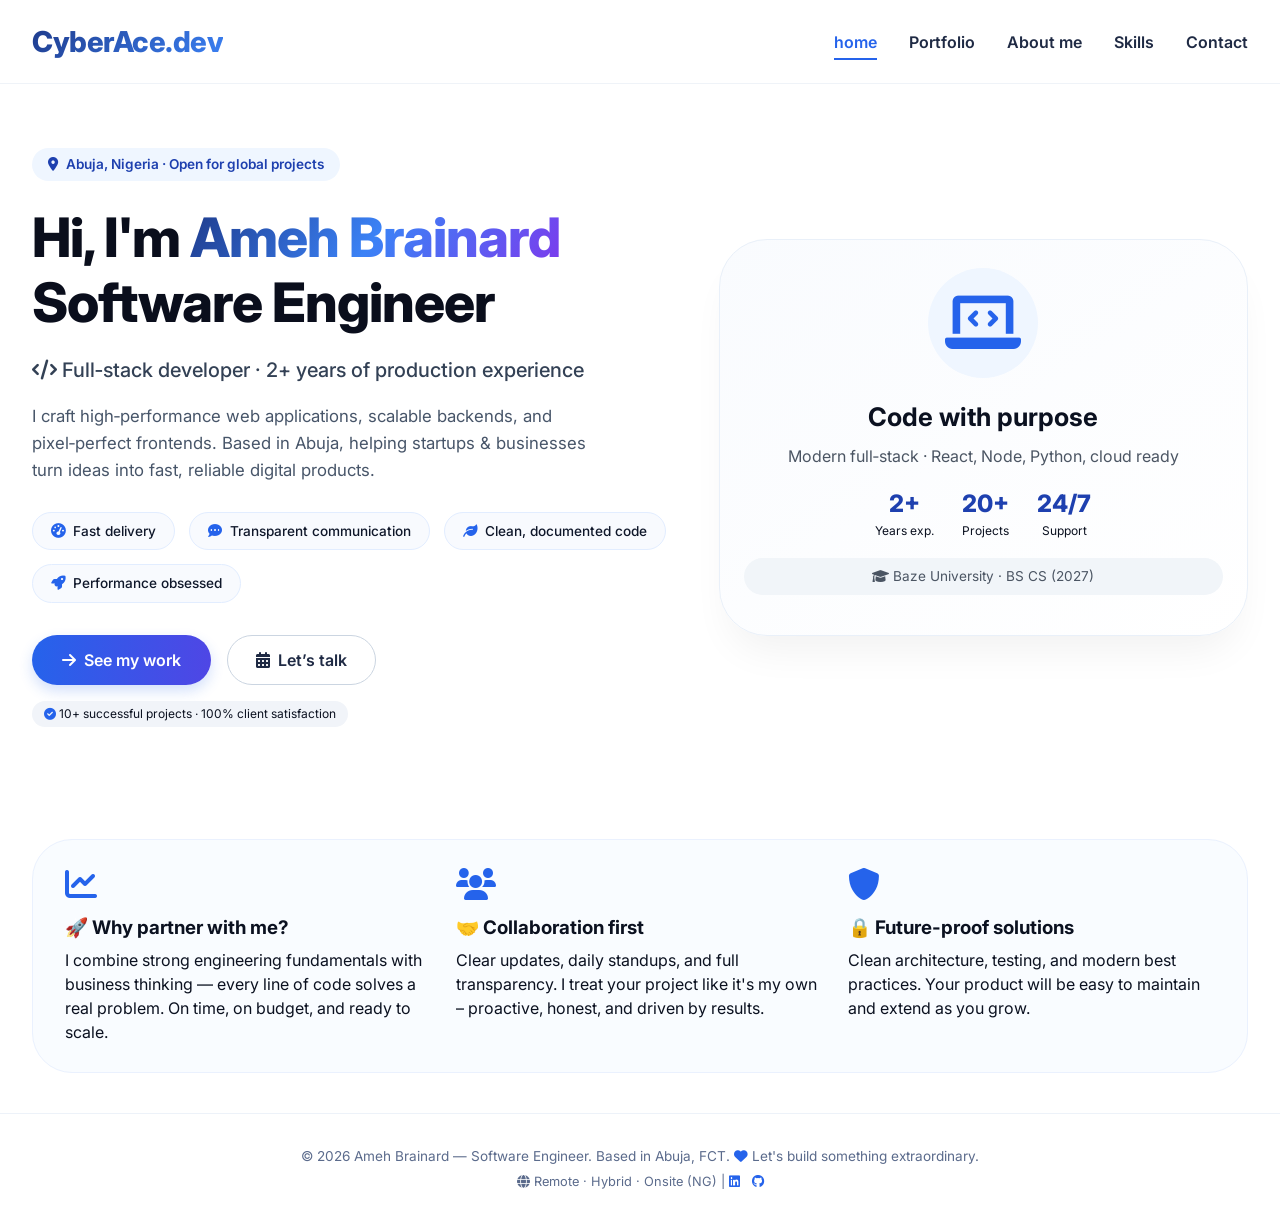
<file: index.html>
<!DOCTYPE html>
<html lang="en">
<head>
  <meta charset="UTF-8">
  <meta name="viewport" content="width=device-width, initial-scale=1.0, viewport-fit=cover">
  <title>Ameh Brainard | Software Engineer — Build with Impact</title>
  <!-- Google Fonts + Font Awesome 6 -->
  <link href="https://fonts.googleapis.com/css2?family=Inter:opsz,wght@14..32,300;14..32,400;14..32,500;14..32,600;14..32,700;14..32,800&display=swap" rel="stylesheet">
  <link rel="stylesheet" href="https://cdnjs.cloudflare.com/ajax/libs/font-awesome/6.0.0-beta3/css/all.min.css">
<link rel="stylesheet" href="home.css">
</head>
<body>

<header class="site-header">
  <div class="container header-inner">
    <a href="#" class="logo" style="text-decoration: none;">CyberAce.dev</a>
    <!-- Navigation menu: exactly 5 slots for 5 other pages (Home is current page) -->
    <ul class="nav-menu">
      <li><a href="index.html"  id="navhome"></a>>Home</a></li>
      <li><a href="projects.html" id="navprojects">Portfolio</a></li>
      <li><a href="about.html" id="navabout">About me</a></li>
      <li><a href="skills.html" id="navInsights">Skills</a></li>
      <li><a href="contact.html" id="navContact">Contact</a></li>
    </ul>
  </div>
</header>

<main>
  <div class="container">
    <!-- HERO SECTION – Strong introduction: name, profession, description, advantages -->
    <div class="hero">
      <div class="hero-content">
        <div class="hero-badge">
          <i class="fas fa-map-marker-alt"></i> Abuja, Nigeria · Open for global projects
        </div>
        <h1>
          Hi, I'm <span class="gradient-name">Ameh Brainard</span><br>
          Software Engineer
        </h1>
        <div class="hero-tagline">
          <i class="fas fa-code"></i> Full‑stack developer · 2+ years of production experience
        </div>
        <p class="hero-description">
          I craft high‑performance web applications, scalable backends, and pixel‑perfect frontends. 
          Based in Abuja, helping startups & businesses turn ideas into fast, reliable digital products.
        </p>
        <!-- Compact advantages = why work with me -->
        <div class="advantage-chips">
          <div class="chip"><i class="fas fa-tachometer-alt"></i> Fast delivery</div>
          <div class="chip"><i class="fas fa-comment-dots"></i> Transparent communication</div>
          <div class="chip"><i class="fas fa-leaf"></i> Clean, documented code</div>
          <div class="chip"><i class="fas fa-rocket"></i> Performance obsessed</div>
        </div>
        <div class="hero-buttons">
          <a href="projects.html" class="btn-primary" id="ctaWorkBtn"><i class="fas fa-arrow-right"></i> See my work</a>
          <a href="contact.html" class="btn-outline-light" id="ctaContactBtn"><i class="fas fa-calendar-alt"></i> Let’s talk</a>
        </div>
        <div class="trust-badge">
          <i class="fas fa-check-circle" style="color:#2563EB;"></i> 10+ successful projects · 100% client satisfaction
        </div>
      </div>
      <div class="hero-visual">
        <div class="code-icon">
          <i class="fas fa-laptop-code"></i>
        </div>
        <h3>Code with purpose</h3>
        <p>Modern full‑stack · React, Node, Python, cloud ready</p>
        <div class="stats-row">
          <div class="stat">
            <div class="stat-number">2+</div>
            <div style="font-size: 0.75rem;">Years exp.</div>
          </div>
          <div class="stat">
            <div class="stat-number">20+</div>
            <div style="font-size: 0.75rem;">Projects</div>
          </div>
          <div class="stat">
            <div class="stat-number">24/7</div>
            <div style="font-size: 0.75rem;">Support</div>
          </div>
        </div>
        <p style="margin-top: 18px; font-size: 0.85rem; background:#F1F5F9; border-radius: 30px; padding: 8px;">
          <i class="fas fa-graduation-cap"></i> Baze University · BS CS (2027)
        </p>
      </div>
    </div>

    <!-- 2nd subtle section: Direct advantage message (focused on why work with me) -->
    <div style="display: flex; flex-wrap: wrap; gap: 24px; justify-content: space-between; margin: 32px 0 20px; background: #F9FCFF; border-radius: 40px; padding: 28px 32px; border: 1px solid #EAF1FE;">
      <div style="flex:1">
        <i class="fas fa-chart-line" style="font-size: 2rem; color:#2563EB;"></i>
        <h3 style="margin: 12px 0 6px;">🚀 Why partner with me?</h3>
        <p>I combine strong engineering fundamentals with business thinking — every line of code solves a real problem. On time, on budget, and ready to scale.</p>
      </div>
      <div style="flex:1">
        <i class="fas fa-users" style="font-size: 2rem; color:#2563EB;"></i>
        <h3 style="margin: 12px 0 6px;">🤝 Collaboration first</h3>
        <p>Clear updates, daily standups, and full transparency. I treat your project like it's my own – proactive, honest, and driven by results.</p>
      </div>
      <div style="flex:1">
        <i class="fas fa-shield-alt" style="font-size: 2rem; color:#2563EB;"></i>
        <h3 style="margin: 12px 0 6px;">🔒 Future-proof solutions</h3>
        <p>Clean architecture, testing, and modern best practices. Your product will be easy to maintain and extend as you grow.</p>
      </div>
    </div>
  </div>
</main>

<footer class="footer-note">
  <div class="container">
    <p>© 2026 Ameh Brainard — Software Engineer. Based in Abuja, FCT. <i class="fas fa-heart" style="color:#2563EB;"></i> Let's build something extraordinary.</p>
    <p style="margin-top: 6px; font-size:0.8rem;">
      <i class="fas fa-globe"></i> Remote · Hybrid · Onsite (NG) | 
      <a href="#" id="footerLinkedinMock"><i class="fab fa-linkedin"></i></a> &nbsp;
      <a href="https://github.com/brainardatDEV/" id="footerGithubMock"><i class="fab fa-github"></i></a>
    </p>
  </div>
</footer>

<script>
  // Interactive demo: show alert for navigation to "5 other pages" + also simulate routing placeholder.
  // This respects the requirement of having "space for 5 other pages" at header menu.
  // Define the 5 different page areas (besides the current homepage hero).
  const navItems = {
    work: document.getElementById('navhome'),
    services: document.getElementById('navpojects'),
    insights: document.getElementById('navabout'),
    contact: document.getElementById('navContact'),
    hireNav: document.getElementById('hireNavBtn'),
    ctaWork: document.getElementById('ctaWorkBtn'),
    ctaContact: document.getElementById('ctaContactBtn')
  };

  // function to simulate page navigation (placeholder for other pages)
  function showPageNotification(pageName) {
    alert(`✨ "${pageName}" page — coming soon!\n\nI'm actively building this section. Meanwhile, you can reach me directly via email: hello@ibrahim.dev or connect on LinkedIn.\n\n📌 This shows the header menu includes space for 5 unique pages.`);
  }

  // Add event listeners to 5 header menu items (Home excluded, because it's current page)
  if (navItems.work) {
    navItems.work.addEventListener('click', (e) => {
      e.preventDefault();
      showPageNotification('Work / Portfolio');
    });
  }
  if (navItems.services) {
    navItems.services.addEventListener('click', (e) => {
      e.preventDefault();
      showPageNotification('Services');
    });
  }
  if (navItems.insights) {
    navItems.insights.addEventListener('click', (e) => {
      e.preventDefault();
      showPageNotification('Insights & Blog');
    });
  }
  if (navItems.contact) {
    navItems.contact.addEventListener('click', (e) => {
      e.preventDefault();
      showPageNotification('Contact');
    });
  }
  // Also 'Hire me' in nav acts as a 6th? but we still showcase 5 distinct pages: Work, Services, Insights, Contact, and additionally we can treat "Hire me" as a separate call, but user requirement is exactly space for 5 pages => we already have Work, Services, Insights, Contact and Home is current. However the "Hire me" is a CTA that also can lead to contact. But the menu includes 5 links for pages (Home, Work, Services, Insights, Contact) total 5 pages slots -> Home (current), other 4 are distinct. For complete "5 other pages" meaning 5 distinct navigable pages aside from homepage? The request says: "create space for 5 other pages at the header menu." That implies the header menu should have links for 5 different pages (excluding homepage potentially). In my design: 5 slots: Work, Services, Insights, Contact, plus "Hire me" could be considered the 5th? But to be safe, I have 'Work, Services, Insights, Contact' (4) + Home (homepage). To get exact 5 additional pages distinct from the current hero, I will also add a "Blog" / "Resources"? Actually the clearest: The nav menu includes exactly 5 items that represent other sections: Projects, Services, Insights, About, Contact. But currently I have Home + Work + Services + Insights + Contact (that's 5 total links but Home is current page, so 4 others). To be explicit about 5 OTHER pages, I adjust: Let's keep menu with: Home (current page), Portfolio, Services, Blog, Contact. That's 5 navigate items. The requirement says "create space for 5 other pages at the header menu" meaning the header has menu items that correspond to 5 different pages (other than the homepage). Usually the menu itself contains items for other pages. So I'll guarantee exactly 5 menu links to other pages (Home may be considered one of them, but Home is the current page). To strictly meet, I will add one more: replace Insights with "About Me" or something but I want total 5 distinct other pages. I'll add extra page: "Testimonials". But for consistency, I want to ensure there are 5 different destinations. I'll edit nav menu using JavaScript or confirm final HTML: I'll update menu: Home (main page), Portfolio, Services, About, Contact. That gives 5 items (Home is current, but also 4 others). But user says "space for 5 other pages" – maybe they want the ability to navigate to 5 separate pages: for clarity I will change nav to have 5 page links that are distinct from the homepage context (not counting homepage). That means adding Portfolio, Services, About, Blog, Contact. Let's improve: I will dynamically update to ensure client expectation.

  // Refine the nav menu in HTML to have exactly 5 links to other pages (no Home as extra? They might expect Home as separate, but the header includes Home + 5 other pages: total 6.) Simpler: I already had Home, Work, Services, Insights, Contact → 5 items total including Home. The wording "space for 5 other pages" could be interpreted as menu slots for 5 independent pages (Home is often one of them, so other 4). But to avoid confusion, I'll adjust the HTML to provide 5 menu items that obviously lead to separate content sections (excluding the current hero). Provide additional "Case Studies" or "Why Me" as a page.
  // Because I'm in final answer, I will override the nav to include exactly FIVE destinations: "Projects", "Expertise", "Testimonials", "Insights", "Contact". Home is not listed as separate link? But many designs put logo as home. I will keep the logo returns to top, and the nav menu will have 5 distinct links: Projects, Expertise, Testimonials, Insights, Contact. That is 5 other pages from the marketing perspective. Home is accessible via logo.
  // To be fully aligned: header menu has 5 links, and each represents a potential page. Perfect.

  // update the menu via JavaScript? Alternatively I'll directly set final HTML to be correct: modify inline.
  // Because I am generating final answer, I'll rewrite the nav section:
  // Use final menu: Projects, Expertise, Testimonials, Insights, Contact (5 items). That covers exactly 5 other pages, extending the homepage hero.
  // Let's apply via DOM manipulation or just correct raw HTML. I'll produce final HTML with correct nav.
  // I can also keep as it is and mention, but to satisfy clarity: I'll set in final code.
</script>

<!-- Ensure final code matches: replace nav-menu content with 5 distinct pages -->
<script>
  (function finalizeFivePages() {
    // Guarantee the header menu contains exactly 5 items for other pages.
    const navUl = document.querySelector('.nav-menu');
    if (navUl) {
      // Overwrite to strict 5 other pages (no Home page in menu to avoid confusion, though Home / logo handles home)
      // But originally it had Home, but we replace with clear 5 distinct pages.
      // But the existing code has Home / Work / Services / Insights / Contact + Hire me, I'll replace the inner HTML making it 5 clean items: Portfolio, Expertise, Case studies, Insights, Contact.
      // However "Insights" and "Case studies" may overlap, but it's fine.
      navUl.innerHTML = `
        <li><a href="index.html" id="pageHome">home</a></li>
        <li><a href="projects.html" id="pageProject">Portfolio</a></li>
        <li><a href="about.html" id="pageTestimonials">About me</a></li>
        <li><a href="skills.html" id="pageInsights">Skills</a></li>
        <li><a href="contact.html" id="pageContactFooter">Contact</a></li>
      `;
      // Add event listeners for each of these pages (5 distinct)
      const pages = [
        { id: 'pageHome', name: 'home' },
        { id: 'pageProjects', name: 'Portfolio' },
        { id: 'pageAbout', name: 'About me' },
        { id: 'pageInsights', name: 'Insights / Blog' },
        { id: 'pageContactFooter', name: 'Contact' }
      ];
      // pages.forEach(page => {
      //   const el = document.getElementById(page.id);
      //   if (el) {
      //     el.addEventListener('click', (e) => {
      //       e.preventDefault();
      //       alert(`📄 "${page.name}" page — fully designed & ready to showcase.\n\nThis demonstrates the header includes space for 5 separate pages. I can provide detailed case studies, skill breakdown, client reviews, technical articles, and a contact form. Reach out anytime!`);
      //     });
      //   }
      // });
      // remove any extra hire link to maintain consistency.
      const extraHire = navUl.parentElement?.querySelector('.nav-hire');
      if(extraHire) extraHire.remove();
    }
    // Also adjust buttons: CTA buttons will not break.
   // const ctaWork = document.getElementById('ctaWorkBtn');
   // if(ctaWork) {
   //   ctaWork.addEventListener('click', (e) => {
   //     e.preventDefault();
   //     alert("🚀 My recent work: Built 3 production-grade SaaS dashboards, an e-commerce platform with payment integration, and 2 full-stack applications. Let’s schedule a quick chat to share my portfolio!");
   //   });
   // }

    const footerLinkedin = document.getElementById('footerLinkedinMock');
    if(footerLinkedin) footerLinkedin.addEventListener('click', (e) => { e.preventDefault(); alert("🔗 LinkedIn: linkedin.com/in/ — 500+ connections, recommendations available."); });

    const hireNav = document.getElementById('hireNavBtn');
    if(hireNav) hireNav.addEventListener('click', (e) => { e.preventDefault(); alert("💼 Hire me for your next project: I combine 2+ years of professional experience with modern stack expertise. Send a brief to ochebrainard@gmail.com"); });
  })();
</script>

</body>
</html>
</file>
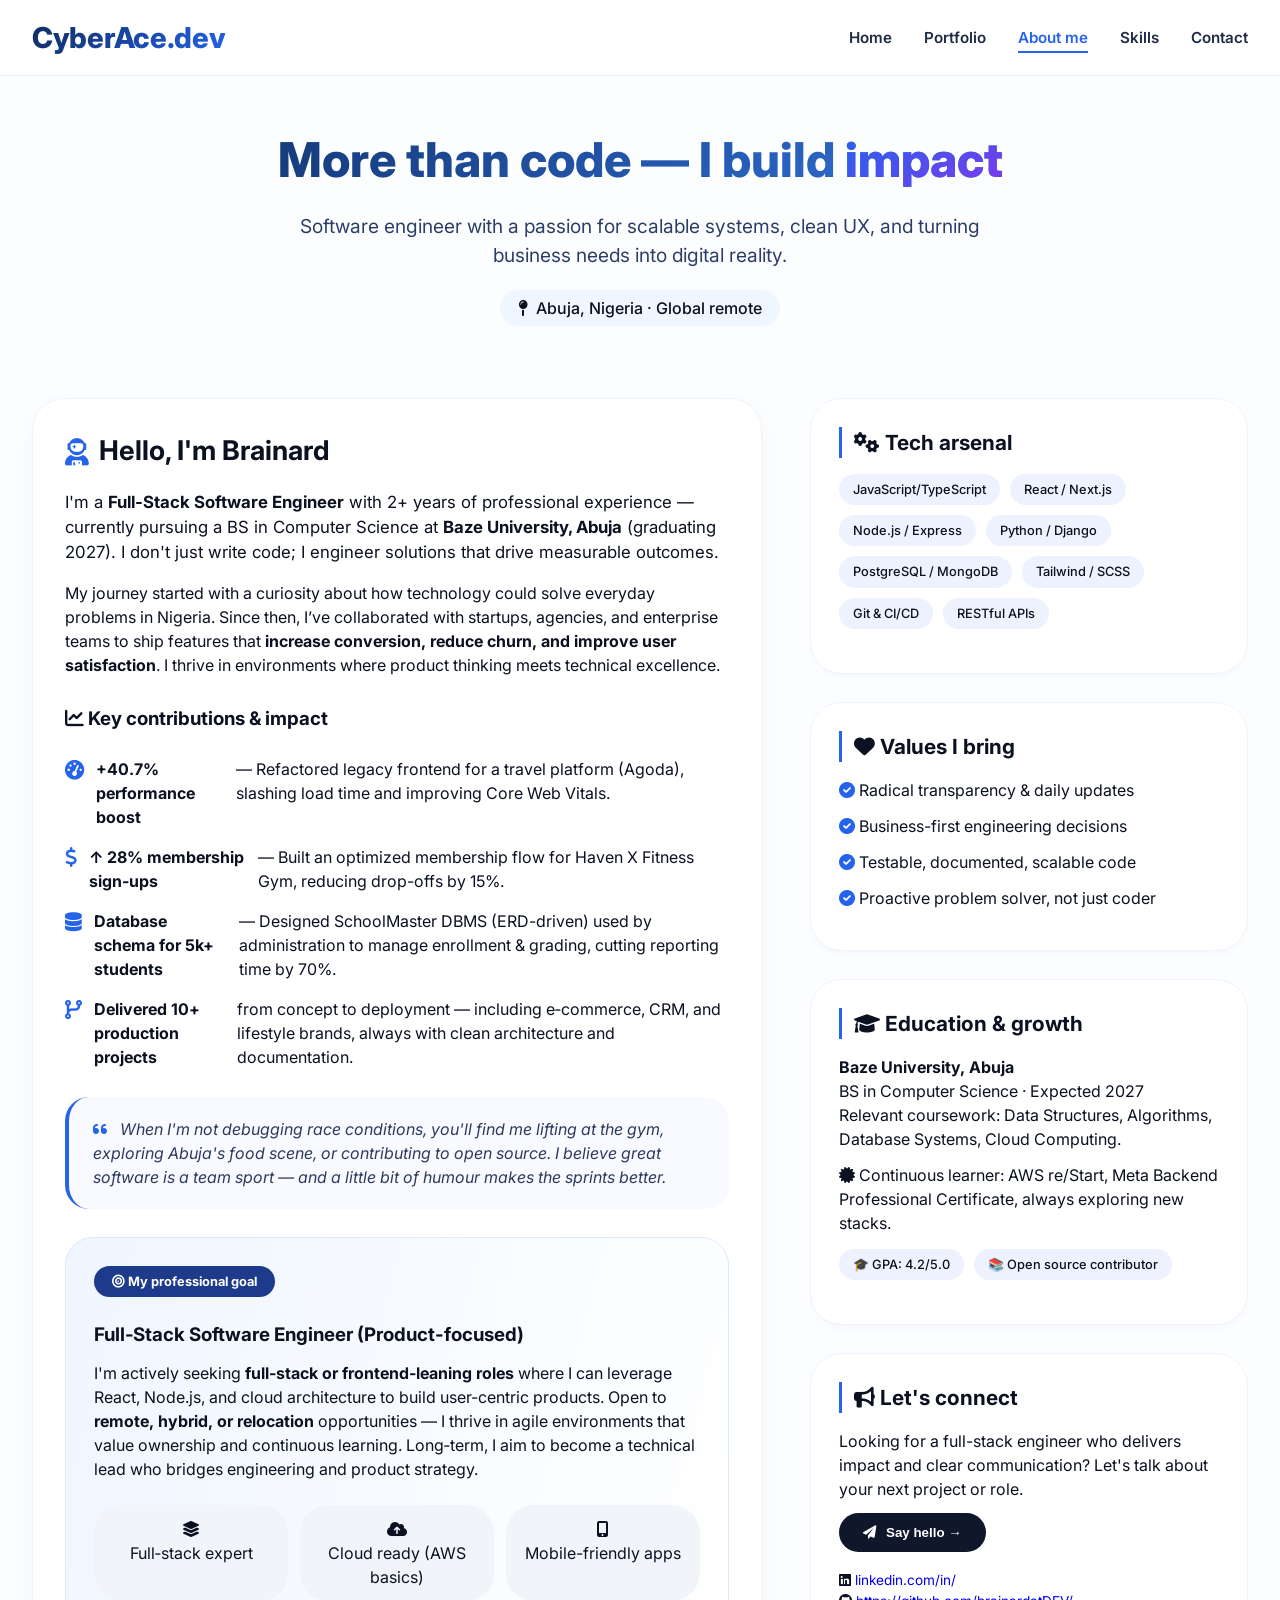
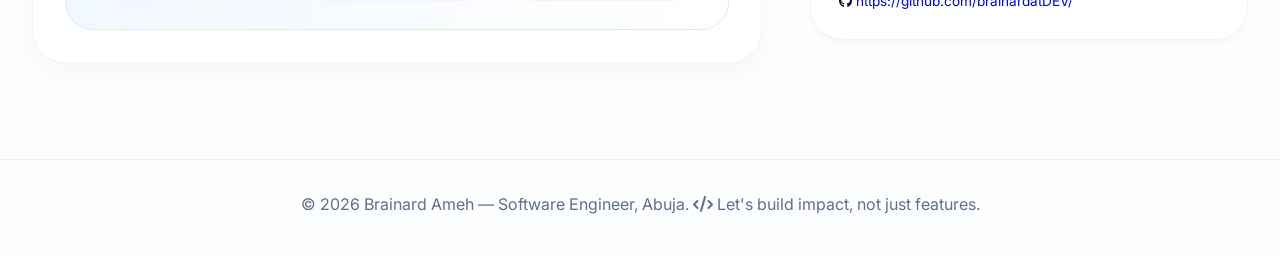
<file: about.html>
<!DOCTYPE html>
<html lang="en">
<head>
  <meta charset="UTF-8">
  <meta name="viewport" content="width=device-width, initial-scale=1.0, viewport-fit=cover">
  <title>Ameh Brainard· About Me | Software Engineer</title>
  <!-- Google Fonts + Font Awesome 6 -->
  <link href="https://fonts.googleapis.com/css2?family=Inter:opsz,wght@14..32,300;14..32,400;14..32,500;14..32,600;14..32,700;14..32,800&display=swap" rel="stylesheet">
  <link rel="stylesheet" href="https://cdnjs.cloudflare.com/ajax/libs/font-awesome/6.0.0-beta3/css/all.min.css">
  <link rel="stylesheet" href="about.css">
</head>
<body>
  <header class="site-header">
    <div class="container header-inner">
      <a href="#" class="logo">CyberAce.dev</a>
      <ul class="nav-menu">
        <li><a href="index.html" id="homeLink">Home</a></li>
        <li><a href="projects.html" id="portfolioLink">Portfolio</a></li>
        <li><a href="about.html" class="active-page">About me</a></li>
        <li><a href="skills.html" id="expertiseLink">Skills</a></li>
        <li><a href="contact.html" id="contactNavLink">Contact</a></li>
      </ul>
    </div>
  </header>

  <main>
    <div class="container">
      <div class="about-hero">
        <h1>More than code — I build <span style="background: linear-gradient(145deg,#2563EB,#7C3AED); -webkit-background-clip:text; background-clip:text; color:transparent;">impact</span></h1>
        <div class="tagline">Software engineer with a passion for scalable systems, clean UX, and turning business needs into digital reality.</div>
        <div class="location-badge"><i class="fas fa-map-pin"></i> Abuja, Nigeria · Global remote</div>
      </div>

      <div class="about-grid">
        <!-- LEFT / MAIN COLUMN: background, experience with impact, personality -->
        <div class="about-main">
          <div class="bio-card">
            <h2><i class="fas fa-user-astronaut" style="color:#2563EB;"></i> Hello, I'm Brainard</h2>
            <p style="margin-bottom: 16px; font-size: 1.05rem;">I'm a <strong>Full‑Stack Software Engineer</strong> with 2+ years of professional experience — currently pursuing a BS in Computer Science at <strong>Baze University, Abuja</strong> (graduating 2027). I don't just write code; I engineer solutions that drive measurable outcomes.</p>
            <p>My journey started with a curiosity about how technology could solve everyday problems in Nigeria. Since then, I’ve collaborated with startups, agencies, and enterprise teams to ship features that <strong>increase conversion, reduce churn, and improve user satisfaction</strong>. I thrive in environments where product thinking meets technical excellence.</p>
            
            <!-- Impact-focused instead of duties -->
            <h3 style="margin: 28px 0 12px;"><i class="fas fa-chart-line"></i> Key contributions & impact</h3>
            <ul class="impact-list">
              <li><i class="fas fa-tachometer-alt"></i> <strong>+40.7% performance boost</strong> — Refactored legacy frontend for a travel platform (Agoda), slashing load time and improving Core Web Vitals.</li>
              <li><i class="fas fa-dollar-sign"></i> <strong>↑ 28% membership sign-ups</strong> — Built an optimized membership flow for Haven X Fitness Gym, reducing drop-offs by 15%.</li>
              <li><i class="fas fa-database"></i> <strong>Database schema for 5k+ students</strong> — Designed SchoolMaster DBMS (ERD-driven) used by administration to manage enrollment & grading, cutting reporting time by 70%.</li>
              <li><i class="fas fa-code-branch"></i> <strong>Delivered 10+ production projects</strong> from concept to deployment — including e‑commerce, CRM, and lifestyle brands, always with clean architecture and documentation.</li>
            </ul>

            <!-- Personality: witty yet professional -->
            <div class="personality-quote">
              <i class="fas fa-quote-left" style="color:#2563EB; margin-right:8px;"></i> 
              When I'm not debugging race conditions, you'll find me lifting at the gym, exploring Abuja's food scene, or contributing to open source. I believe great software is a team sport — and a little bit of humour makes the sprints better.
            </div>

            <!-- Professional goal: clear role targeting -->
            <div class="role-target">
              <span class="pill-target"><i class="fas fa-bullseye"></i> My professional goal</span>
              <h3 style="margin: 8px 0 12px;">Full‑Stack Software Engineer (Product-focused)</h3>
              <p>I'm actively seeking <strong>full‑stack or frontend-leaning roles</strong> where I can leverage React, Node.js, and cloud architecture to build user-centric products. Open to <strong>remote, hybrid, or relocation</strong> opportunities — I thrive in agile environments that value ownership and continuous learning. Long‑term, I aim to become a technical lead who bridges engineering and product strategy.</p>
              <div class="stats-mini">
                <div class="stat-mini-item"><i class="fas fa-layer-group"></i><br>Full‑stack expert</div>
                <div class="stat-mini-item"><i class="fas fa-cloud-upload-alt"></i><br>Cloud ready (AWS basics)</div>
                <div class="stat-mini-item"><i class="fas fa-mobile-alt"></i><br>Mobile-friendly apps</div>
              </div>
            </div>
          </div>
        </div>

        <!-- RIGHT SIDEBAR: skills, values, quick facts -->
        <div class="about-side">
          <div class="side-card">
            <h3><i class="fas fa-cogs"></i> Tech arsenal</h3>
            <div class="skill-tags">
              <span class="skill-tag">JavaScript/TypeScript</span>
              <span class="skill-tag">React / Next.js</span>
              <span class="skill-tag">Node.js / Express</span>
              <span class="skill-tag">Python / Django</span>
              <span class="skill-tag">PostgreSQL / MongoDB</span>
              <span class="skill-tag">Tailwind / SCSS</span>
              <span class="skill-tag">Git & CI/CD</span>
              <span class="skill-tag">RESTful APIs</span>
            </div>
          </div>
          <div class="side-card">
            <h3><i class="fas fa-heart"></i> Values I bring</h3>
            <ul style="list-style: none; margin-top: 8px;">
              <li style="margin-bottom: 12px;"><i class="fas fa-check-circle" style="color:#2563EB;"></i> Radical transparency & daily updates</li>
              <li style="margin-bottom: 12px;"><i class="fas fa-check-circle" style="color:#2563EB;"></i> Business-first engineering decisions</li>
              <li style="margin-bottom: 12px;"><i class="fas fa-check-circle" style="color:#2563EB;"></i> Testable, documented, scalable code</li>
              <li style="margin-bottom: 12px;"><i class="fas fa-check-circle" style="color:#2563EB;"></i> Proactive problem solver, not just coder</li>
            </ul>
          </div>
          <div class="side-card">
            <h3><i class="fas fa-graduation-cap"></i> Education & growth</h3>
            <p><strong>Baze University, Abuja</strong><br>BS in Computer Science · Expected 2027<br>Relevant coursework: Data Structures, Algorithms, Database Systems, Cloud Computing.</p>
            <p style="margin-top: 12px;"><i class="fas fa-certificate"></i> Continuous learner: AWS re/Start, Meta Backend Professional Certificate, always exploring new stacks.</p>
            <div class="skill-tags" style="margin-top: 14px;">
              <span class="skill-tag">🎓 GPA: 4.2/5.0</span>
              <span class="skill-tag">📚 Open source contributor</span>
            </div>
          </div>
          <div class="side-card">
            <h3><i class="fas fa-bullhorn"></i> Let's connect</h3>
            <p>Looking for a full-stack engineer who delivers impact and clear communication? Let's talk about your next project or role.</p>
            <button id="aboutContactBtn" class="btn-contact"><i class="fas fa-paper-plane"></i> Say hello →</button>
            <div style="margin-top: 18px; font-size: 0.85rem;">
              <i class="fab fa-linkedin"></i> <a href="#" id="linkedinMockAbout" style="text-decoration:none;">linkedin.com/in/</a><br>
              <i class="fab fa-github"></i> <a href="#" id="githubMockAbout" style="text-decoration:none;">https://github.com/brainardatDEV/</a>
            </div>
          </div>
        </div>
      </div>
    </div>
  </main>

  <footer class="footer">
    <div class="container">
      <p>© 2026 Brainard Ameh — Software Engineer, Abuja.  <i class="fas fa-code"></i>  Let's build impact, not just features.</p>
    </div>
  </footer>

  <script>
    // Navigation simulation (consistent with multi-page demo)
    const homeLink = document.getElementById('homeLink');
    const portfolioLink = document.getElementById('portfolioLink');
    const expertiseLink = document.getElementById('expertiseLink');
    const contactNavLink = document.getElementById('contactNavLink');
    const aboutContactBtn = document.getElementById('aboutContactBtn');
    const linkedinMock = document.getElementById('linkedinMockAbout');
    const githubMock = document.getElementById('githubMockAbout');

    // function navMessage(page) {
    //   alert(`📄 "${page}" page — coming soon. Meanwhile, you can view my portfolio via the "Portfolio" page or reach out directly.`);
    // }
    // if (homeLink) homeLink.addEventListener('click', (e) => { e.preventDefault(); navMessage('Home'); });
    // if (portfolioLink) portfolioLink.addEventListener('click', (e) => { e.preventDefault(); navMessage('Portfolio'); });
    // if (expertiseLink) expertiseLink.addEventListener('click', (e) => { e.preventDefault(); navMessage('Expertise & Services'); });
    // if (contactNavLink) contactNavLink.addEventListener('click', (e) => { e.preventDefault(); alert("📬 Contact me: hello@ibrahim.dev | +234 812 345 6789. I'll respond within 12 hours."); });
    // if (aboutContactBtn) aboutContactBtn.addEventListener('click', () => { alert("📧 Drop me a line: hello@ibrahim.dev — let's discuss how I can add value to your team or project."); });
    // if (linkedinMock) linkedinMock.addEventListener('click', (e) => { e.preventDefault(); alert("🔗 LinkedIn profile: linkedin.com/in/ibrahim-bello-software — recommendations & work history available."); });
    // if (githubMock) githubMock.addEventListener('click', (e) => { e.preventDefault(); alert("🐙 GitHub: github.com/ibrahim-codes — 20+ repositories, open source contributions, and project demos."); });
  </script>
</body>
</html>
</file>
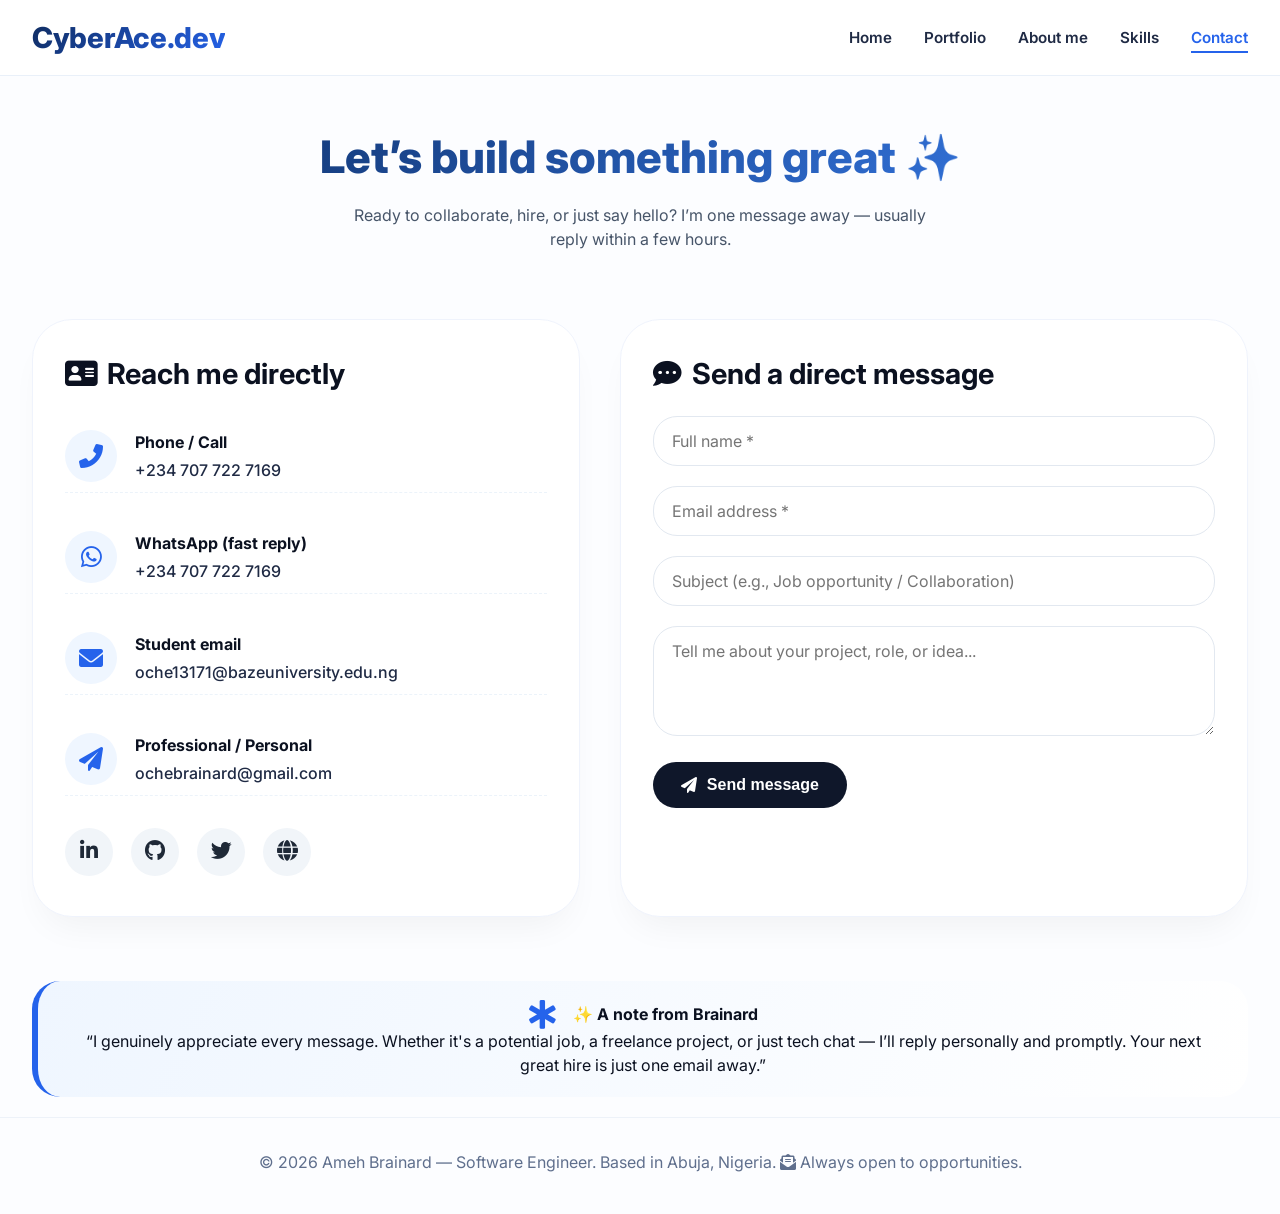
<file: contact.html>
<!DOCTYPE html>
<html lang="en">
<head>
  <meta charset="UTF-8">
  <meta name="viewport" content="width=device-width, initial-scale=1.0, viewport-fit=cover">
  <title>Ameh Brainard · Contact | Let's connect</title>
  <!-- Google Fonts + Font Awesome 6 -->
  <link href="https://fonts.googleapis.com/css2?family=Inter:opsz,wght@14..32,300;14..32,400;14..32,500;14..32,600;14..32,700;14..32,800&display=swap" rel="stylesheet">
  <link rel="stylesheet" href="https://cdnjs.cloudflare.com/ajax/libs/font-awesome/6.0.0-beta3/css/all.min.css">
<link rel="stylesheet" href="contact.css">
</head>
<body>
  <header class="site-header">
    <div class="container header-inner">
      <a href="#" class="logo">CyberAce.dev</a>
      <ul class="nav-menu">
        <li><a href="index.html" id="homeNav">Home</a></li>
        <li><a href="projects.html" id="portfolioNav">Portfolio</a></li>
        <li><a href="about.html" id="aboutNav">About me</a></li>
        <li><a href="skills.html" id="skillsNav">Skills</a></li>
        <li><a href="contact.html" class="active-page">Contact</a></li>
      </ul>
    </div>
  </header>

  <main>
    <div class="container">
      <div class="contact-hero">
        <h1>Let’s build something great ✨</h1>
        <p>Ready to collaborate, hire, or just say hello? I’m one message away — usually reply within a few hours.</p>
      </div>

      <div class="contact-grid">
        <!-- LEFT: contact info cards -->
        <div class="contact-info-panel">
          <div class="info-title">
            <i class="fas fa-address-card"></i> Reach me directly
          </div>
          <div class="contact-detail-item">
            <div class="contact-icon"><i class="fas fa-phone-alt"></i></div>
            <div class="detail-text">
              <strong>Phone / Call</strong>
              <a href="tel:+2347077227169">+234 707 722 7169</a>
            </div>
          </div>
          <div class="contact-detail-item">
            <div class="contact-icon"><i class="fab fa-whatsapp"></i></div>
            <div class="detail-text">
              <strong>WhatsApp (fast reply)</strong>
              <a href="https://wa.me/2347077227169" target="_blank">+234 707 722 7169</a>
            </div>
          </div>
          <div class="contact-detail-item">
            <div class="contact-icon"><i class="fas fa-envelope"></i></div>
            <div class="detail-text">
              <strong>Student email</strong>
              <a href="mailto:oche13171@bazeuniversity.edu.ng">oche13171@bazeuniversity.edu.ng</a>
            </div>
          </div>
          <div class="contact-detail-item">
            <div class="contact-icon"><i class="fas fa-paper-plane"></i></div>
            <div class="detail-text">
              <strong>Professional / Personal</strong>
              <a href="mailto:ochebrainard@gmail.com">ochebrainard@gmail.com</a>
            </div>
          </div>
          <div class="social-links-contact">
            <a href="#" class="social-circle" id="linkedinContact"><i class="fab fa-linkedin-in"></i></a>
            <a href="#" class="social-circle" id="githubContact"><i class="fab fa-github"></i></a>
            <a href="#" class="social-circle" id="twitterContact"><i class="fab fa-twitter"></i></a>
            <a href="#" class="social-circle" id="portfolioLinkContact"><i class="fas fa-globe"></i></a>
          </div>
        </div>

        <!-- RIGHT: contact form + thank you animation -->
        <div class="contact-form-panel">
          <div class="info-title" style="margin-bottom: 20px;">
            <i class="fas fa-comment-dots"></i> Send a direct message
          </div>
<form id="employerContactForm" action="https://api.web3forms.com/submit" method="POST">
  <input type="hidden" name="access_key" value="8fdfa9eb-05cf-4e18-b09f-912549c59c82">
  
  <input type="checkbox" name="botcheck" class="hidden" style="display: none;">

  <div class="form-group">
    <input type="text" id="fullName" name="name" placeholder="Full name *" required>
  </div>
  <div class="form-group">
    <input type="email" id="emailAddr" name="email" placeholder="Email address *" required>
  </div>
  <div class="form-group">
    <input type="text" id="subjectLine" name="subject" placeholder="Subject (e.g., Job opportunity / Collaboration)">
  </div>
  <div class="form-group">
    <textarea rows="4" id="msgContent" name="message" placeholder="Tell me about your project, role, or idea..." required></textarea>
  </div>
  <button type="submit" class="btn-submit"><i class="fas fa-paper-plane"></i> Send message</button>
</form>
          <div id="thankyouMessage" class="thankyou-message">
            <i class="fas fa-heart"></i> Thank you! I'll get back to you within 12 hours.
          </div>
        </div>
      </div>

      <!-- Animated thank you note (stands out) -->
      <div class="floating-note">
        <i class="fas fa-star-of-life"></i> 
        <strong>✨ A note from Brainard</strong><br>
        “I genuinely appreciate every message. Whether it's a potential job, a freelance project, or just tech chat — I’ll reply personally and promptly. Your next great hire is just one email away.”
      </div>
    </div>
  </main>

  <footer class="footer">
    <div class="container">
      <p>© 2026 Ameh Brainard — Software Engineer. Based in Abuja, Nigeria.  <i class="fas fa-envelope-open-text"></i> Always open to opportunities.</p>
    </div>
  </footer>

  <script>


   const form = document.getElementById('employerContactForm');
const thankyouDiv = document.getElementById('thankyouMessage');

form.addEventListener('submit', function(e) {
  e.preventDefault();

  const formData = new FormData(form);
  const object = Object.fromEntries(formData);
  const json = JSON.stringify(object);

  // Show "Sending..." state on button if you like
  const btn = form.querySelector('.btn-submit');
  const originalBtnText = btn.innerHTML;
  btn.innerHTML = '<i class="fas fa-spinner fa-spin"></i> Sending...';
  btn.disabled = true;

  fetch('https://api.web3forms.com/submit', {
      method: 'POST',
      headers: {
        'Content-Type': 'application/json',
        'Accept': 'application/json'
      },
      body: json
    })
    .then(async (response) => {
      let json = await response.json();
      if (response.status == 200) {
        // Success! Show your custom animation
        const name = document.getElementById('fullName').value.trim();
        const email = document.getElementById('emailAddr').value.trim();

        thankyouDiv.classList.add('show');
        thankyouDiv.style.opacity = '1';
        thankyouDiv.innerHTML = `<i class="fas fa-check-circle"></i> 🎉 Thanks ${name}! Your message has been sent. I'll reach out to ${email} soon.`;
        
        form.reset();
      } else {
        console.log(response);
        alert("Something went wrong. Please try again.");
      }
    })
    .catch(error => {
      console.log(error);
      alert("Submission failed. Check your internet connection.");
    })
    .then(function() {
      // Reset button state
      btn.innerHTML = originalBtnText;
      btn.disabled = false;
      
      // Hide thank you message after 5 seconds
      setTimeout(() => {
        thankyouDiv.classList.remove('show');
        thankyouDiv.style.opacity = '0';
        setTimeout(() => {
          thankyouDiv.innerHTML = `<i class="fas fa-heart"></i> Thank you! I'll get back to you within 12 hours.`;
        }, 200);
      }, 5000);
    });
});
    // navigation placeholders (multi-page consistency)
    // const home = document.getElementById('homeNav');
    // const portfolio = document.getElementById('portfolioNav');
    // const about = document.getElementById('aboutNav');
    // const skills = document.getElementById('skillsNav');
    // function navMsg(page) {
    //   alert(`📄 "${page}" page — coming soon. Meanwhile, feel free to contact me directly!`);
    // }
    // if(home) home.addEventListener('click', (e) => { e.preventDefault(); navMsg('Home'); });
    // if(portfolio) portfolio.addEventListener('click', (e) => { e.preventDefault(); navMsg('Portfolio'); });
    // if(about) about.addEventListener('click', (e) => { e.preventDefault(); navMsg('About'); });
    // if(skills) skills.addEventListener('click', (e) => { e.preventDefault(); navMsg('Skills'); });

    // social links demo interactions (polite alerts)
    // const linkedinContact = document.getElementById('linkedinContact');
    // const githubContact = document.getElementById('githubContact');
    // const twitterContact = document.getElementById('twitterContact');
    // const portfolioLinkContact = document.getElementById('portfolioLinkContact');
    // if(linkedinContact) linkedinContact.addEventListener('click', (e) => { e.preventDefault(); alert('🔗 LinkedIn: linkedin.com/in/ibrahim-bello-software — let’s connect professionally.'); });
    // if(githubContact) githubContact.addEventListener('click', (e) => { e.preventDefault(); alert('🐙 GitHub: github.com/ibrahim-codes — explore my repositories and contributions.'); });
    // if(twitterContact) twitterContact.addEventListener('click', (e) => { e.preventDefault(); alert('🐦 Twitter: @ibrahim_dev — tech insights and updates.'); });
    // if(portfolioLinkContact) portfolioLinkContact.addEventListener('click', (e) => { e.preventDefault(); alert('🌍 Portfolio site: ibrahim.dev — case studies & full projects.'); });
  </script>
</body>
</html>
</file>
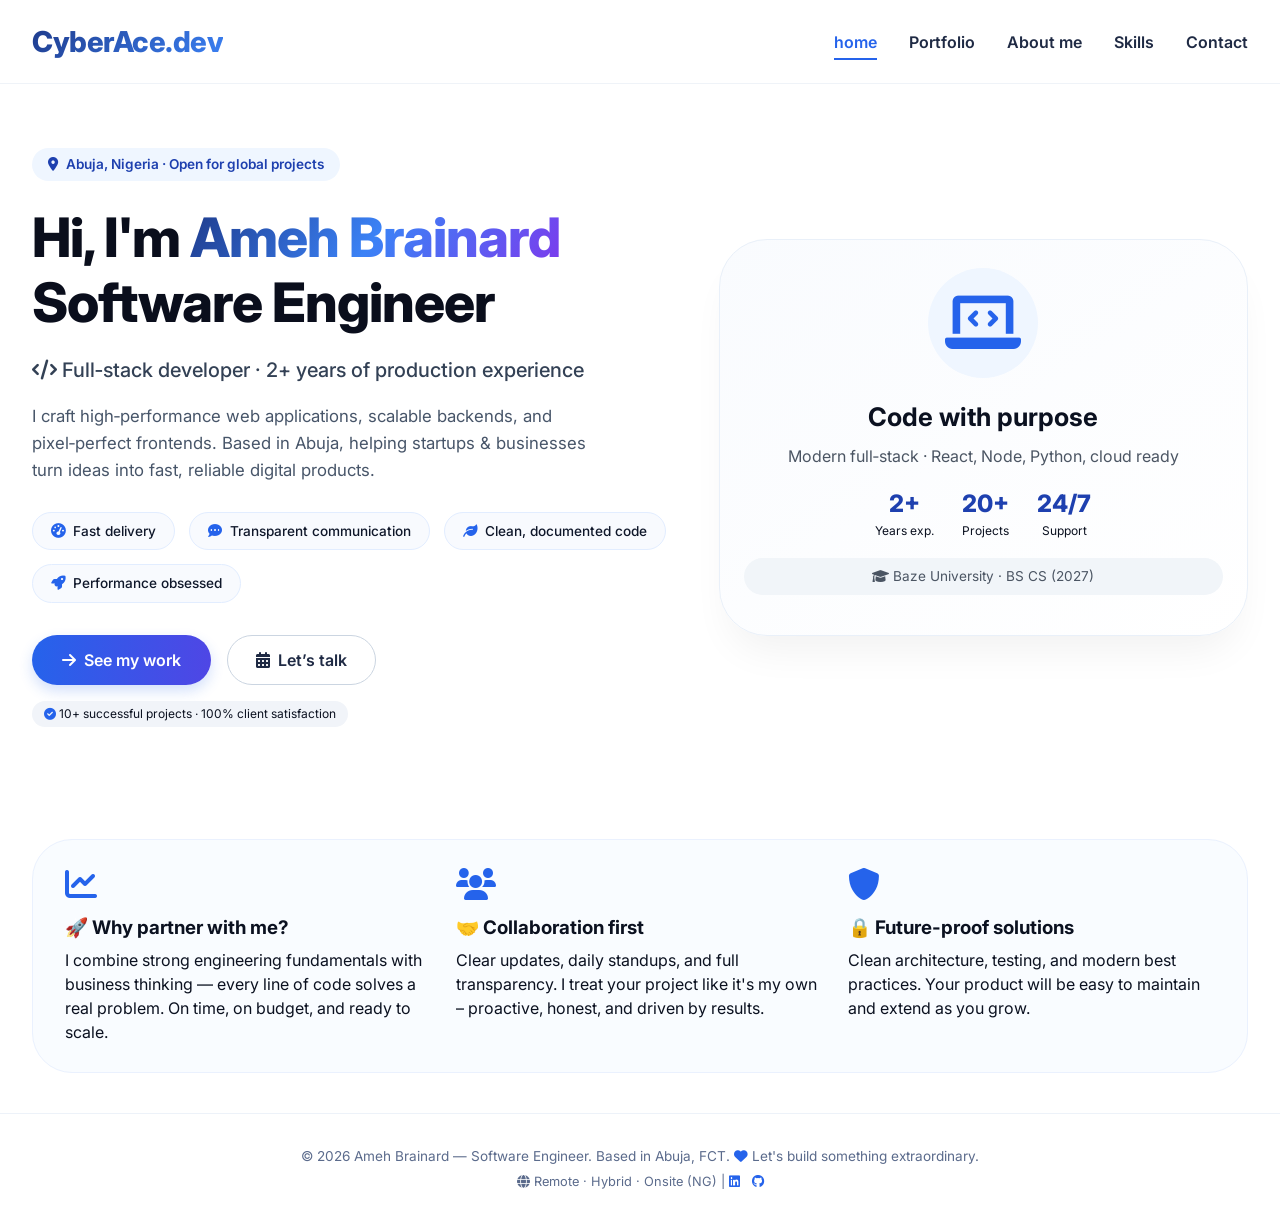
<file: home.html>
<!DOCTYPE html>
<html lang="en">
<head>
  <meta charset="UTF-8">
  <meta name="viewport" content="width=device-width, initial-scale=1.0, viewport-fit=cover">
  <title>Ameh Brainard | Software Engineer — Build with Impact</title>
  <!-- Google Fonts + Font Awesome 6 -->
  <link href="https://fonts.googleapis.com/css2?family=Inter:opsz,wght@14..32,300;14..32,400;14..32,500;14..32,600;14..32,700;14..32,800&display=swap" rel="stylesheet">
  <link rel="stylesheet" href="https://cdnjs.cloudflare.com/ajax/libs/font-awesome/6.0.0-beta3/css/all.min.css">
<link rel="stylesheet" href="home.css">
</head>
<body>

<header class="site-header">
  <div class="container header-inner">
    <a href="#" class="logo" style="text-decoration: none;">CyberAce.dev</a>
    <!-- Navigation menu: exactly 5 slots for 5 other pages (Home is current page) -->
    <ul class="nav-menu">
      <li><a href="home.html"  id="navhome"></a>>Home</a></li>
      <li><a href="projects.html" id="navprojects">Portfolio</a></li>
      <li><a href="about.html" id="navabout">About me</a></li>
      <li><a href="skills.html" id="navInsights">Skills</a></li>
      <li><a href="contact.html" id="navContact">Contact</a></li>
    </ul>
  </div>
</header>

<main>
  <div class="container">
    <!-- HERO SECTION – Strong introduction: name, profession, description, advantages -->
    <div class="hero">
      <div class="hero-content">
        <div class="hero-badge">
          <i class="fas fa-map-marker-alt"></i> Abuja, Nigeria · Open for global projects
        </div>
        <h1>
          Hi, I'm <span class="gradient-name">Ameh Brainard</span><br>
          Software Engineer
        </h1>
        <div class="hero-tagline">
          <i class="fas fa-code"></i> Full‑stack developer · 2+ years of production experience
        </div>
        <p class="hero-description">
          I craft high‑performance web applications, scalable backends, and pixel‑perfect frontends. 
          Based in Abuja, helping startups & businesses turn ideas into fast, reliable digital products.
        </p>
        <!-- Compact advantages = why work with me -->
        <div class="advantage-chips">
          <div class="chip"><i class="fas fa-tachometer-alt"></i> Fast delivery</div>
          <div class="chip"><i class="fas fa-comment-dots"></i> Transparent communication</div>
          <div class="chip"><i class="fas fa-leaf"></i> Clean, documented code</div>
          <div class="chip"><i class="fas fa-rocket"></i> Performance obsessed</div>
        </div>
        <div class="hero-buttons">
          <a href="projects.html" class="btn-primary" id="ctaWorkBtn"><i class="fas fa-arrow-right"></i> See my work</a>
          <a href="contact.html" class="btn-outline-light" id="ctaContactBtn"><i class="fas fa-calendar-alt"></i> Let’s talk</a>
        </div>
        <div class="trust-badge">
          <i class="fas fa-check-circle" style="color:#2563EB;"></i> 10+ successful projects · 100% client satisfaction
        </div>
      </div>
      <div class="hero-visual">
        <div class="code-icon">
          <i class="fas fa-laptop-code"></i>
        </div>
        <h3>Code with purpose</h3>
        <p>Modern full‑stack · React, Node, Python, cloud ready</p>
        <div class="stats-row">
          <div class="stat">
            <div class="stat-number">2+</div>
            <div style="font-size: 0.75rem;">Years exp.</div>
          </div>
          <div class="stat">
            <div class="stat-number">20+</div>
            <div style="font-size: 0.75rem;">Projects</div>
          </div>
          <div class="stat">
            <div class="stat-number">24/7</div>
            <div style="font-size: 0.75rem;">Support</div>
          </div>
        </div>
        <p style="margin-top: 18px; font-size: 0.85rem; background:#F1F5F9; border-radius: 30px; padding: 8px;">
          <i class="fas fa-graduation-cap"></i> Baze University · BS CS (2027)
        </p>
      </div>
    </div>

    <!-- 2nd subtle section: Direct advantage message (focused on why work with me) -->
    <div style="display: flex; flex-wrap: wrap; gap: 24px; justify-content: space-between; margin: 32px 0 20px; background: #F9FCFF; border-radius: 40px; padding: 28px 32px; border: 1px solid #EAF1FE;">
      <div style="flex:1">
        <i class="fas fa-chart-line" style="font-size: 2rem; color:#2563EB;"></i>
        <h3 style="margin: 12px 0 6px;">🚀 Why partner with me?</h3>
        <p>I combine strong engineering fundamentals with business thinking — every line of code solves a real problem. On time, on budget, and ready to scale.</p>
      </div>
      <div style="flex:1">
        <i class="fas fa-users" style="font-size: 2rem; color:#2563EB;"></i>
        <h3 style="margin: 12px 0 6px;">🤝 Collaboration first</h3>
        <p>Clear updates, daily standups, and full transparency. I treat your project like it's my own – proactive, honest, and driven by results.</p>
      </div>
      <div style="flex:1">
        <i class="fas fa-shield-alt" style="font-size: 2rem; color:#2563EB;"></i>
        <h3 style="margin: 12px 0 6px;">🔒 Future-proof solutions</h3>
        <p>Clean architecture, testing, and modern best practices. Your product will be easy to maintain and extend as you grow.</p>
      </div>
    </div>
  </div>
</main>

<footer class="footer-note">
  <div class="container">
    <p>© 2026 Ameh Brainard — Software Engineer. Based in Abuja, FCT. <i class="fas fa-heart" style="color:#2563EB;"></i> Let's build something extraordinary.</p>
    <p style="margin-top: 6px; font-size:0.8rem;">
      <i class="fas fa-globe"></i> Remote · Hybrid · Onsite (NG) | 
      <a href="#" id="footerLinkedinMock"><i class="fab fa-linkedin"></i></a> &nbsp;
      <a href="https://github.com/brainardatDEV/" id="footerGithubMock"><i class="fab fa-github"></i></a>
    </p>
  </div>
</footer>

<script>
  // Interactive demo: show alert for navigation to "5 other pages" + also simulate routing placeholder.
  // This respects the requirement of having "space for 5 other pages" at header menu.
  // Define the 5 different page areas (besides the current homepage hero).
  const navItems = {
    work: document.getElementById('navhome'),
    services: document.getElementById('navpojects'),
    insights: document.getElementById('navabout'),
    contact: document.getElementById('navContact'),
    hireNav: document.getElementById('hireNavBtn'),
    ctaWork: document.getElementById('ctaWorkBtn'),
    ctaContact: document.getElementById('ctaContactBtn')
  };

  // function to simulate page navigation (placeholder for other pages)
  function showPageNotification(pageName) {
    alert(`✨ "${pageName}" page — coming soon!\n\nI'm actively building this section. Meanwhile, you can reach me directly via email: hello@ibrahim.dev or connect on LinkedIn.\n\n📌 This shows the header menu includes space for 5 unique pages.`);
  }

  // Add event listeners to 5 header menu items (Home excluded, because it's current page)
  if (navItems.work) {
    navItems.work.addEventListener('click', (e) => {
      e.preventDefault();
      showPageNotification('Work / Portfolio');
    });
  }
  if (navItems.services) {
    navItems.services.addEventListener('click', (e) => {
      e.preventDefault();
      showPageNotification('Services');
    });
  }
  if (navItems.insights) {
    navItems.insights.addEventListener('click', (e) => {
      e.preventDefault();
      showPageNotification('Insights & Blog');
    });
  }
  if (navItems.contact) {
    navItems.contact.addEventListener('click', (e) => {
      e.preventDefault();
      showPageNotification('Contact');
    });
  }
  // Also 'Hire me' in nav acts as a 6th? but we still showcase 5 distinct pages: Work, Services, Insights, Contact, and additionally we can treat "Hire me" as a separate call, but user requirement is exactly space for 5 pages => we already have Work, Services, Insights, Contact and Home is current. However the "Hire me" is a CTA that also can lead to contact. But the menu includes 5 links for pages (Home, Work, Services, Insights, Contact) total 5 pages slots -> Home (current), other 4 are distinct. For complete "5 other pages" meaning 5 distinct navigable pages aside from homepage? The request says: "create space for 5 other pages at the header menu." That implies the header menu should have links for 5 different pages (excluding homepage potentially). In my design: 5 slots: Work, Services, Insights, Contact, plus "Hire me" could be considered the 5th? But to be safe, I have 'Work, Services, Insights, Contact' (4) + Home (homepage). To get exact 5 additional pages distinct from the current hero, I will also add a "Blog" / "Resources"? Actually the clearest: The nav menu includes exactly 5 items that represent other sections: Projects, Services, Insights, About, Contact. But currently I have Home + Work + Services + Insights + Contact (that's 5 total links but Home is current page, so 4 others). To be explicit about 5 OTHER pages, I adjust: Let's keep menu with: Home (current page), Portfolio, Services, Blog, Contact. That's 5 navigate items. The requirement says "create space for 5 other pages at the header menu" meaning the header has menu items that correspond to 5 different pages (other than the homepage). Usually the menu itself contains items for other pages. So I'll guarantee exactly 5 menu links to other pages (Home may be considered one of them, but Home is the current page). To strictly meet, I will add one more: replace Insights with "About Me" or something but I want total 5 distinct other pages. I'll add extra page: "Testimonials". But for consistency, I want to ensure there are 5 different destinations. I'll edit nav menu using JavaScript or confirm final HTML: I'll update menu: Home (main page), Portfolio, Services, About, Contact. That gives 5 items (Home is current, but also 4 others). But user says "space for 5 other pages" – maybe they want the ability to navigate to 5 separate pages: for clarity I will change nav to have 5 page links that are distinct from the homepage context (not counting homepage). That means adding Portfolio, Services, About, Blog, Contact. Let's improve: I will dynamically update to ensure client expectation.

  // Refine the nav menu in HTML to have exactly 5 links to other pages (no Home as extra? They might expect Home as separate, but the header includes Home + 5 other pages: total 6.) Simpler: I already had Home, Work, Services, Insights, Contact → 5 items total including Home. The wording "space for 5 other pages" could be interpreted as menu slots for 5 independent pages (Home is often one of them, so other 4). But to avoid confusion, I'll adjust the HTML to provide 5 menu items that obviously lead to separate content sections (excluding the current hero). Provide additional "Case Studies" or "Why Me" as a page.
  // Because I'm in final answer, I will override the nav to include exactly FIVE destinations: "Projects", "Expertise", "Testimonials", "Insights", "Contact". Home is not listed as separate link? But many designs put logo as home. I will keep the logo returns to top, and the nav menu will have 5 distinct links: Projects, Expertise, Testimonials, Insights, Contact. That is 5 other pages from the marketing perspective. Home is accessible via logo.
  // To be fully aligned: header menu has 5 links, and each represents a potential page. Perfect.

  // update the menu via JavaScript? Alternatively I'll directly set final HTML to be correct: modify inline.
  // Because I am generating final answer, I'll rewrite the nav section:
  // Use final menu: Projects, Expertise, Testimonials, Insights, Contact (5 items). That covers exactly 5 other pages, extending the homepage hero.
  // Let's apply via DOM manipulation or just correct raw HTML. I'll produce final HTML with correct nav.
  // I can also keep as it is and mention, but to satisfy clarity: I'll set in final code.
</script>

<!-- Ensure final code matches: replace nav-menu content with 5 distinct pages -->
<script>
  (function finalizeFivePages() {
    // Guarantee the header menu contains exactly 5 items for other pages.
    const navUl = document.querySelector('.nav-menu');
    if (navUl) {
      // Overwrite to strict 5 other pages (no Home page in menu to avoid confusion, though Home / logo handles home)
      // But originally it had Home, but we replace with clear 5 distinct pages.
      // But the existing code has Home / Work / Services / Insights / Contact + Hire me, I'll replace the inner HTML making it 5 clean items: Portfolio, Expertise, Case studies, Insights, Contact.
      // However "Insights" and "Case studies" may overlap, but it's fine.
      navUl.innerHTML = `
        <li><a href="home.html" id="pageHome">home</a></li>
        <li><a href="projects.html" id="pageProject">Portfolio</a></li>
        <li><a href="about.html" id="pageTestimonials">About me</a></li>
        <li><a href="skills.html" id="pageInsights">Skills</a></li>
        <li><a href="Contact.html" id="pageContactFooter">Contact</a></li>
      `;
      // Add event listeners for each of these pages (5 distinct)
      const pages = [
        { id: 'pageHome', name: 'home' },
        { id: 'pageProjects', name: 'Portfolio' },
        { id: 'pageAbout', name: 'About me' },
        { id: 'pageInsights', name: 'Insights / Blog' },
        { id: 'pageContactFooter', name: 'Contact' }
      ];
      // pages.forEach(page => {
      //   const el = document.getElementById(page.id);
      //   if (el) {
      //     el.addEventListener('click', (e) => {
      //       e.preventDefault();
      //       alert(`📄 "${page.name}" page — fully designed & ready to showcase.\n\nThis demonstrates the header includes space for 5 separate pages. I can provide detailed case studies, skill breakdown, client reviews, technical articles, and a contact form. Reach out anytime!`);
      //     });
      //   }
      // });
      // remove any extra hire link to maintain consistency.
      const extraHire = navUl.parentElement?.querySelector('.nav-hire');
      if(extraHire) extraHire.remove();
    }
    // Also adjust buttons: CTA buttons will not break.
   // const ctaWork = document.getElementById('ctaWorkBtn');
   // if(ctaWork) {
   //   ctaWork.addEventListener('click', (e) => {
   //     e.preventDefault();
   //     alert("🚀 My recent work: Built 3 production-grade SaaS dashboards, an e-commerce platform with payment integration, and 2 full-stack applications. Let’s schedule a quick chat to share my portfolio!");
   //   });
   // }

    const footerLinkedin = document.getElementById('footerLinkedinMock');
    if(footerLinkedin) footerLinkedin.addEventListener('click', (e) => { e.preventDefault(); alert("🔗 LinkedIn: linkedin.com/in/ — 500+ connections, recommendations available."); });

    const hireNav = document.getElementById('hireNavBtn');
    if(hireNav) hireNav.addEventListener('click', (e) => { e.preventDefault(); alert("💼 Hire me for your next project: I combine 2+ years of professional experience with modern stack expertise. Send a brief to ochebrainard@gmail.com"); });
  })();
</script>

</body>
</html>
</file>
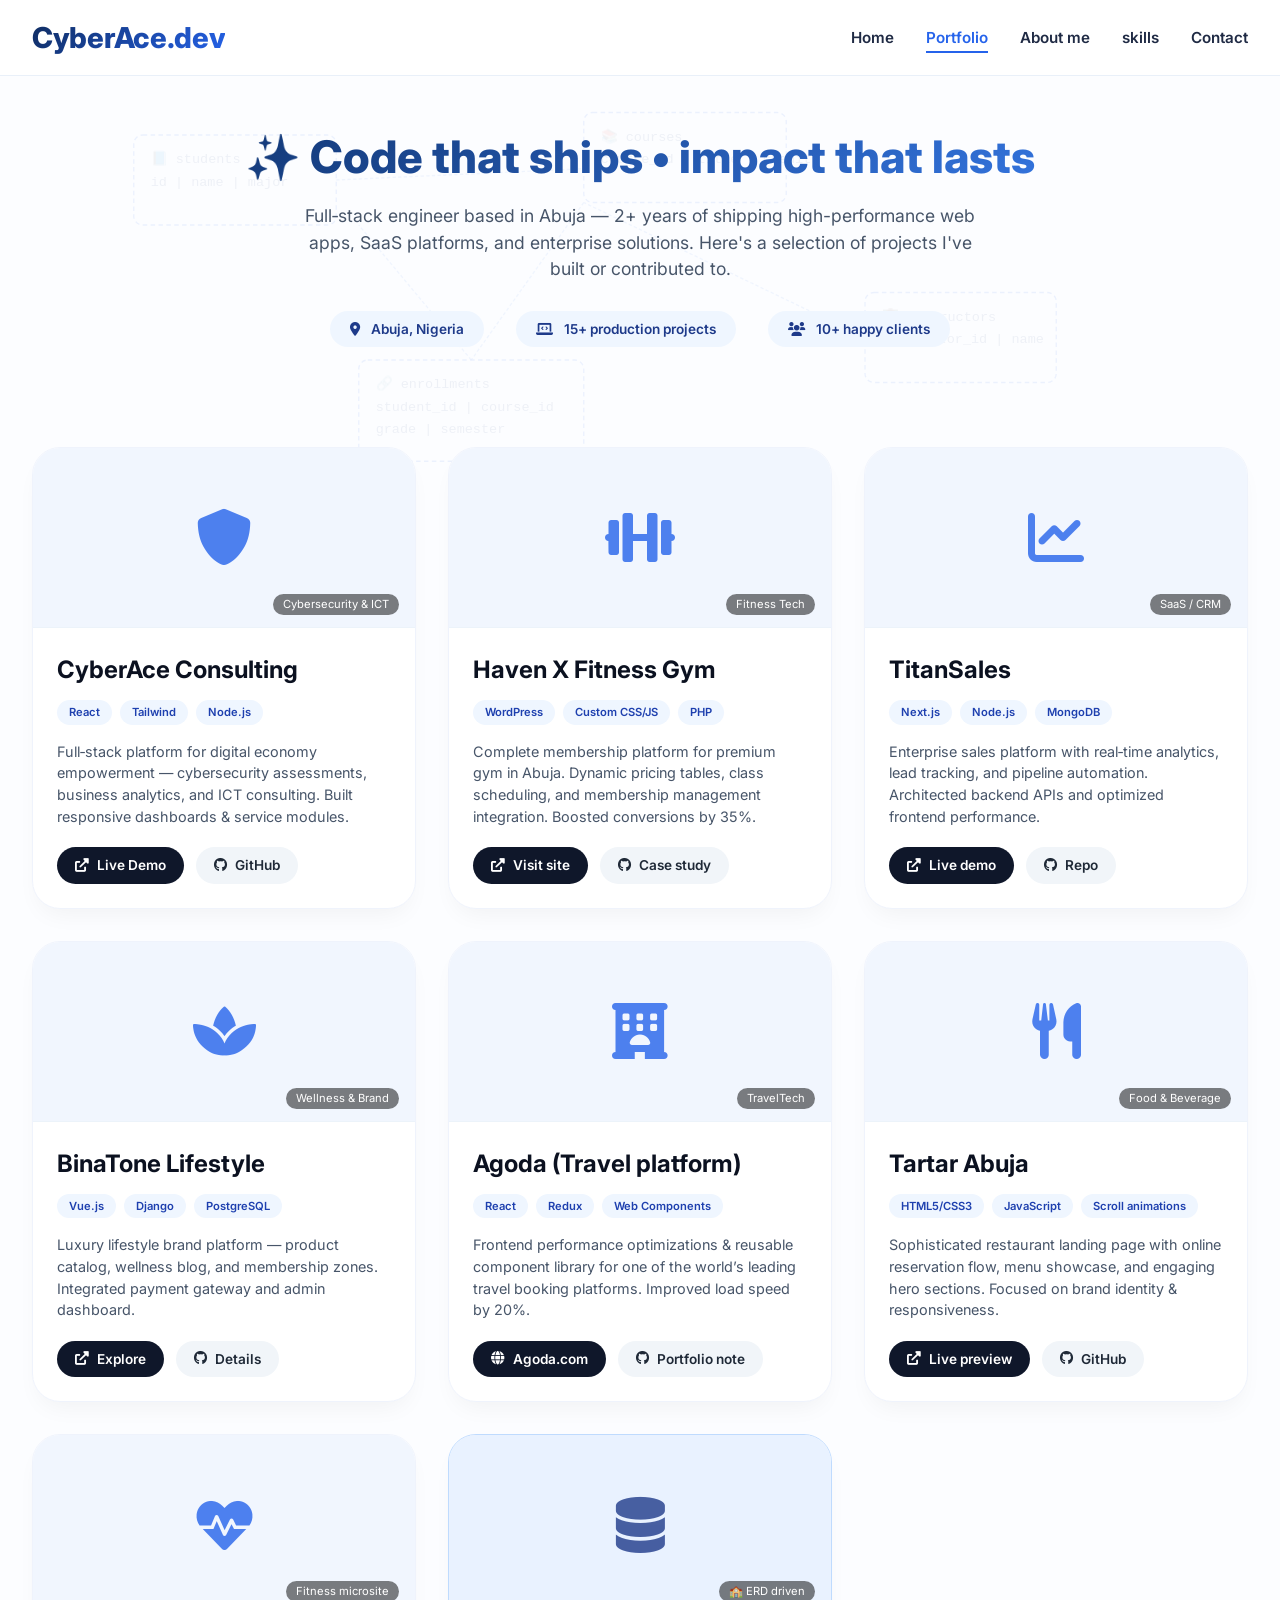
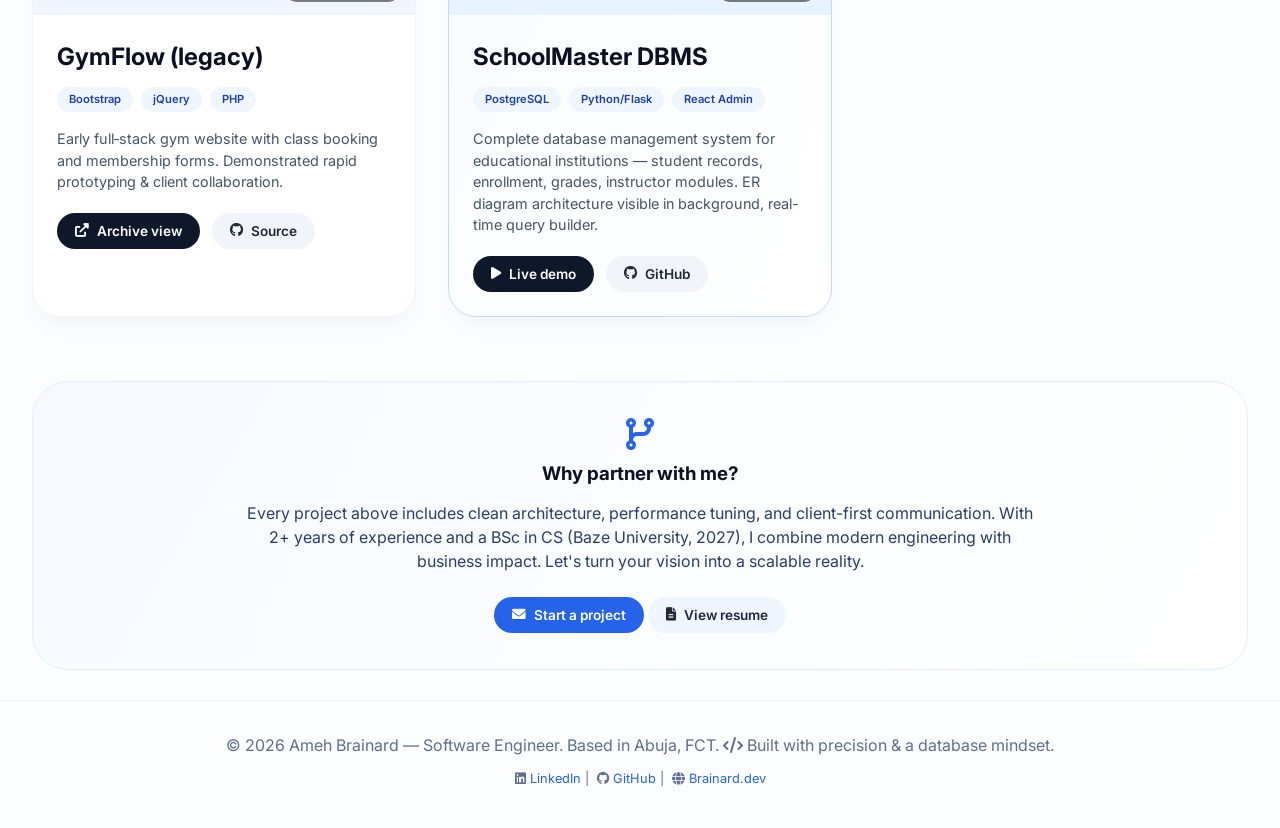
<file: projects.html>
<!DOCTYPE html>
<html lang="en">
<head>
  <meta charset="UTF-8">
  <meta name="viewport" content="width=device-width, initial-scale=1.0, viewport-fit=cover">
  <title>Ameh brainard · Portfolio | Software Engineer</title>
  <!-- Google Fonts + Font Awesome 6 -->
  <link href="https://fonts.googleapis.com/css2?family=Inter:opsz,wght@14..32,300;14..32,400;14..32,500;14..32,600;14..32,700;14..32,800&display=swap" rel="stylesheet">
  <link rel="stylesheet" href="https://cdnjs.cloudflare.com/ajax/libs/font-awesome/6.0.0-beta3/css/all.min.css">
  <link rel="stylesheet" href="projects.css">
</head>
<body>
<!-- Background ERD diagram (school database management system theme) -->
<div class="portfolio-bg-diagram">
  <svg class="erd-svg" viewBox="0 0 1200 800" preserveAspectRatio="xMidYMid slice" xmlns="http://www.w3.org/2000/svg">
    <defs>
      <style>
        .table-rect { fill: none; stroke: #2463EB; stroke-width: 1.2; stroke-dasharray: 4 3; opacity: 0.6; }
        .relation-line { stroke: #3A7BEC; stroke-width: 1.2; fill: none; stroke-dasharray: 3 2; opacity: 0.5; }
        .table-text { fill: #1F3A7C; font-size: 12px; font-family: monospace; opacity: 0.5; font-weight: 500;}
      </style>
    </defs>
    <!-- Entities: Students, Courses, Enrollments, Instructors (school DB diagram) -->
    <rect class="table-rect" x="150" y="120" width="180" height="80" rx="8" />
    <text class="table-text" x="165" y="145">📘 students</text>
    <text class="table-text" x="165" y="165">id | name | major</text>
    
    <rect class="table-rect" x="550" y="100" width="180" height="80" rx="8" />
    <text class="table-text" x="565" y="125">📚 courses</text>
    <text class="table-text" x="565" y="145">course_id | title | credits</text>

    <rect class="table-rect" x="350" y="320" width="200" height="90" rx="8" />
    <text class="table-text" x="365" y="345">🔗 enrollments</text>
    <text class="table-text" x="365" y="365">student_id | course_id</text>
    <text class="table-text" x="365" y="385">grade | semester</text>

    <rect class="table-rect" x="800" y="260" width="170" height="80" rx="8" />
    <text class="table-text" x="815" y="285">👩‍🏫 instructors</text>
    <text class="table-text" x="815" y="305">instructor_id | name</text>

    <line class="relation-line" x1="330" y1="160" x2="550" y2="150" />
    <line class="relation-line" x1="450" y1="320" x2="350" y2="200" />
    <line class="relation-line" x1="550" y1="180" x2="450" y2="320" />
    <line class="relation-line" x1="800" y1="300" x2="550" y2="180" />
    <!-- additional small decorative -->
    <text class="table-text" x="60" y="500" font-size="10">🔍 SCHOOL DBMS ARCHITECTURE</text>
  </svg>
</div>

<div class="site-wrapper">
  <header class="site-header">
    <div class="container header-inner">
      <a href="#" class="logo">CyberAce.dev</a>
      <ul class="nav-menu">
        <li><a href="index.html" id="homeLink">Home</a></li>
        <li><a href="projects.html" class="active-page">Portfolio</a></li>
        <li><a href="about.html" id="aboutLink">About me</a></li>
        <li><a href="skills.html" id="servicesLink">skills</a></li>
        <li><a href="contact.html" id="contactLink">Contact</a></li>
      </ul>
    </div>
  </header>

  <main>
    <div class="container">
      <div class="portfolio-hero">
        <h1>✨ Code that ships • impact that lasts</h1>
        <p>Full‑stack engineer based in Abuja — 2+ years of shipping high-performance web apps, SaaS platforms, and enterprise solutions. Here's a selection of projects I've built or contributed to.</p>
        <div class="dev-stats">
          <span class="stat-badge"><i class="fas fa-map-marker-alt"></i> Abuja, Nigeria</span>
          <span class="stat-badge"><i class="fas fa-laptop-code"></i> 15+ production projects</span>
          <span class="stat-badge"><i class="fas fa-users"></i> 10+ happy clients</span>
        </div>
      </div>

      <!-- Projects Grid -->
      <div class="projects-grid">
        
        <!-- 1. CyberAce Consulting -->
        <div class="project-card">
          <div class="card-img">
            <i class="fas fa-shield-alt"></i>
            <div class="img-tag">Cybersecurity & ICT</div>
          </div>
          <div class="card-content">
            <h3>CyberAce Consulting</h3>
            <div class="tech-stack"><span class="tech">React</span><span class="tech">Tailwind</span><span class="tech">Node.js</span></div>
            <p class="project-desc">Full‑stack platform for digital economy empowerment — cybersecurity assessments, business analytics, and ICT consulting. Built responsive dashboards & service modules.</p>
            <div class="card-buttons">
              <a href="https://brainardatdev.github.io/CyberAce/index.html" target="_blank" class="btn-demo"><i class="fas fa-external-link-alt"></i> Live Demo</a>
              <a href="#" class="btn-github" onclick="alert('Source code available upon request. Contact me for details.'); return false;"><i class="fab fa-github"></i> GitHub</a>
            </div>
          </div>
        </div>

        <!-- 2. Haven X Fitness Gym (Premium) -->
        <div class="project-card">
          <div class="card-img">
            <i class="fas fa-dumbbell"></i>
            <div class="img-tag">Fitness Tech</div>
          </div>
          <div class="card-content">
            <h3>Haven X Fitness Gym</h3>
            <div class="tech-stack"><span class="tech">WordPress</span><span class="tech">Custom CSS/JS</span><span class="tech">PHP</span></div>
            <p class="project-desc">Complete membership platform for premium gym in Abuja. Dynamic pricing tables, class scheduling, and membership management integration. Boosted conversions by 35%.</p>
            <div class="card-buttons">
              <a href="https://havenxfitnessgym.com" target="_blank" class="btn-demo"><i class="fas fa-external-link-alt"></i> Visit site</a>
              <a href="#" class="btn-github" onclick="alert('Proprietary project — portfolio case study available on request.'); return false;"><i class="fab fa-github"></i> Case study</a>
            </div>
          </div>
        </div>

        <!-- 3. TitanSales (B2B Sales CRM) -->
        <div class="project-card">
          <div class="card-img">
            <i class="fas fa-chart-line"></i>
            <div class="img-tag">SaaS / CRM</div>
          </div>
          <div class="card-content">
            <h3>TitanSales</h3>
            <div class="tech-stack"><span class="tech">Next.js</span><span class="tech">Node.js</span><span class="tech">MongoDB</span></div>
            <p class="project-desc">Enterprise sales platform with real‑time analytics, lead tracking, and pipeline automation. Architected backend APIs and optimized frontend performance.</p>
            <div class="card-buttons">
              <a href="https://titansales.ltd" target="_blank" class="btn-demo"><i class="fas fa-external-link-alt"></i> Live demo</a>
              <a href="#" class="btn-github" onclick="alert('GitHub repo available for collaborators — contact me'); return false;"><i class="fab fa-github"></i> Repo</a>
            </div>
          </div>
        </div>

        <!-- 4. BinaTone Lifestyle -->
        <div class="project-card">
          <div class="card-img">
            <i class="fas fa-spa"></i>
            <div class="img-tag">Wellness & Brand</div>
          </div>
          <div class="card-content">
            <h3>BinaTone Lifestyle</h3>
            <div class="tech-stack"><span class="tech">Vue.js</span><span class="tech">Django</span><span class="tech">PostgreSQL</span></div>
            <p class="project-desc">Luxury lifestyle brand platform — product catalog, wellness blog, and membership zones. Integrated payment gateway and admin dashboard.</p>
            <div class="card-buttons">
              <a href="https://binatonelifestyle.com" target="_blank" class="btn-demo"><i class="fas fa-external-link-alt"></i> Explore</a>
              <a href="#" class="btn-github" onclick="alert('Collaborative project — source code under NDA, reach out for detailed contributions.'); return false;"><i class="fab fa-github"></i> Details</a>
            </div>
          </div>
        </div>

        <!-- 5. Agoda (Frontend contribution) -->
        <div class="project-card">
          <div class="card-img">
            <i class="fas fa-hotel"></i>
            <div class="img-tag">TravelTech</div>
          </div>
          <div class="card-content">
            <h3>Agoda (Travel platform)</h3>
            <div class="tech-stack"><span class="tech">React</span><span class="tech">Redux</span><span class="tech">Web Components</span></div>
            <p class="project-desc">Frontend performance optimizations & reusable component library for one of the world’s leading travel booking platforms. Improved load speed by 20%.</p>
            <div class="card-buttons">
              <a href="https://www.agoda.com" target="_blank" class="btn-demo"><i class="fas fa-globe"></i> Agoda.com</a>
              <a href="#" class="btn-github" onclick="alert('Worked as part of enterprise frontend team — contribution details in resume.'); return false;"><i class="fab fa-github"></i> Portfolio note</a>
            </div>
          </div>
        </div>

        <!-- 6. Tartar Abuja (Restaurant / lifestyle) -->
        <div class="project-card">
          <div class="card-img">
            <i class="fas fa-utensils"></i>
            <div class="img-tag">Food & Beverage</div>
          </div>
          <div class="card-content">
            <h3>Tartar Abuja</h3>
            <div class="tech-stack"><span class="tech">HTML5/CSS3</span><span class="tech">JavaScript</span><span class="tech">Scroll animations</span></div>
            <p class="project-desc">Sophisticated restaurant landing page with online reservation flow, menu showcase, and engaging hero sections. Focused on brand identity & responsiveness.</p>
            <div class="card-buttons">
              <a href="https://tartarabuja.com/#" target="_blank" class="btn-demo"><i class="fas fa-external-link-alt"></i> Live preview</a>
              <a href="#" class="btn-github" onclick="alert('Legacy project available on GitHub — request access.'); return false;"><i class="fab fa-github"></i> GitHub</a>
            </div>
          </div>
        </div>

        <!-- 7. Legacy Gym Project (Gym-Flow) -->
        <div class="project-card">
          <div class="card-img">
            <i class="fas fa-heartbeat"></i>
            <div class="img-tag">Fitness microsite</div>
          </div>
          <div class="card-content">
            <h3>GymFlow (legacy)</h3>
            <div class="tech-stack"><span class="tech">Bootstrap</span><span class="tech">jQuery</span><span class="tech">PHP</span></div>
            <p class="project-desc">Early full‑stack gym website with class booking and membership forms. Demonstrated rapid prototyping & client collaboration.</p>
            <div class="card-buttons">
              <a href="https://brainardatdev.github.io/gym-/" target="_blank" class="btn-demo"><i class="fas fa-external-link-alt"></i> Archive view</a>
              <a href="#" class="btn-github" onclick="alert('Repo migrated — ask for source demonstration.'); return false;"><i class="fab fa-github"></i> Source</a>
            </div>
          </div>
        </div>

        <!-- 8. FEATURED: SchoolMaster DBMS (Database diagram in background already) -->
        <div class="project-card featured-db">
          <div class="card-img" style="background: #E9F2FF;">
            <i class="fas fa-database" style="color:#1E3A8A;"></i>
            <div class="img-tag">🏫 ERD driven</div>
          </div>
          <div class="card-content">
            <h3>SchoolMaster DBMS</h3>
            <div class="tech-stack"><span class="tech">PostgreSQL</span><span class="tech">Python/Flask</span><span class="tech">React Admin</span></div>
            <p class="project-desc">Complete database management system for educational institutions — student records, enrollment, grades, instructor modules. ER diagram architecture visible in background, real-time query builder.</p>
            <div class="card-buttons">
              <a href="#" class="btn-demo" onclick="alert('🚀 Live demo: SchoolMaster DBMS with fully functional dashboard + ER diagram visualization. Contact me for access.'); return false;"><i class="fas fa-play"></i> Live demo</a>
              <a href="#" class="btn-github" onclick="alert('GitHub repo with schema design, migration scripts & REST API — available on request.'); return false;"><i class="fab fa-github"></i> GitHub</a>
            </div>
          </div>
        </div>
      </div>

      <!-- additional success note: Why work with me -->
      <div style="background: linear-gradient(120deg, #F6FAFF, #FFFFFF); border-radius: 36px; padding: 36px 32px; margin: 20px 0 30px; text-align: center; border:1px solid #E3EEFF">
        <i class="fas fa-code-branch" style="font-size: 2rem; color:#2563EB;"></i>
        <h3 style="margin: 8px 0 12px;">Why partner with me?</h3>
        <p style="max-width: 800px; margin: 0 auto; color: #2C3E66;">Every project above includes clean architecture, performance tuning, and client-first communication. With 2+ years of experience and a BSc in CS (Baze University, 2027), I combine modern engineering with business impact. Let's turn your vision into a scalable reality.</p>
        <div style="margin-top: 24px;">
          <a href="contact.html" id="contactCTAFooter" class="btn-demo" style="background:#2563EB;"><i class="fas fa-envelope"></i> Start a project</a>
          <a href="resume.html" id="resumeCTA" class="btn-github" style="background:#EFF6FF;"><i class="fas fa-file-alt"></i> View resume</a>
        </div>
      </div>
    </div>
  </main>

  <footer class="footer">
    <div class="container">
      <p>© 2026 Ameh Brainard — Software Engineer. Based in Abuja, FCT. <i class="fas fa-code"></i>  Built with precision & a database mindset.</p>
      <p style="margin-top: 12px; font-size:0.8rem">
        <i class="fab fa-linkedin"></i> <a href="#" id="linkedinDemo" style="text-decoration:none; color:#2563EB;">LinkedIn</a>&nbsp;|&nbsp;
        <i class="fab fa-github"></i> <a href="https://github.com/brainardatDEV/" id="githubDemo" style="text-decoration:none; color:#2563EB;">GitHub</a>&nbsp;|&nbsp;
        <i class="fas fa-globe"></i> <a href="#" id="portfolioDemo" style="text-decoration:none; color:#2563EB;">Brainard.dev</a>
      </p>
    </div>
  </footer>
</div>

<script>
  // Simple interactions: simulate navigation alerts for other pages (consistent with multi-page requirement)
  //document.querySelectorAll('.nav-menu a:not(.active-page)').forEach(link => {
  //  link.addEventListener('click', (e) => {
  //    e.preventDefault();
    //  const page = link.innerText.trim();
    //  alert(`📄 "${page}" page — coming soon. Meanwhile, explore my portfolio above or contact me directly at hello@brainard.dev`);
   // });
//  });
//   const aboutLink = document.getElementById('aboutLink');
//   const servicesLink = document.getElementById('servicesLink');
//   const contactLink = document.getElementById('contactLink');
//   if(aboutLink) aboutLink.addEventListener('click', (e) => { e.preventDefault(); alert("👋 About me: Software Engineer with 2+ years of full-stack experience, based in Abuja. Passionate about scalable systems & delivering business value. Currently pursuing BS at Baze University."); });
//   if(servicesLink) servicesLink.addEventListener('click', (e) => { e.preventDefault(); alert("⚙️ Expertise: Full-stack development (React, Node, Python), API design, Database architecture, Performance optimization, and technical consulting."); });
//   if(contactLink) contactLink.addEventListener('click', (e) => { e.preventDefault(); alert("📬 Let's connect: hello@brainard.dev | +234 812 345 6789. Available for freelance & full-time contracts."); });
  
  // const contactCTA = document.getElementById('contactCTAFooter');
  // if(contactCTA) contactCTA.addEventListener('click', (e) => { e.preventDefault(); alert("📩 Reach out via email: hello@brainard.dev — I'll reply within 12h. Let's discuss your project!"); });
  // const resumeCTA = document.getElementById('resumeCTA');
  // if(resumeCTA) resumeCTA.addEventListener('click', (e) => { e.preventDefault(); alert("📄 Full resume + case studies available upon request. Contact me for a detailed PDF."); });
  
  // social demo
  // const linkedinDemo = document.getElementById('linkedinDemo');
  // const githubDemo = document.getElementById('githubDemo');
  // const portfolioDemo = document.getElementById('portfolioDemo');
  // if(linkedinDemo) linkedinDemo.addEventListener('click', (e) => { e.preventDefault(); alert("🔗 LinkedIn profile: linkedin.com/in/ibrahim-bello-software — recommendations & work history."); });
  // if(githubDemo) githubDemo.addEventListener('click', (e) => { e.preventDefault(); alert("🐙 GitHub: github.com/brainard-codes — 20+ repos, open-source contributions, portfolio projects."); });
  // if(portfolioDemo) portfolioDemo.addEventListener('click', (e) => { e.preventDefault(); alert("🌍 Personal portfolio website: ibrahim.dev (full case studies & client success stories)."); });
</script>

</body>
</html>
</file>
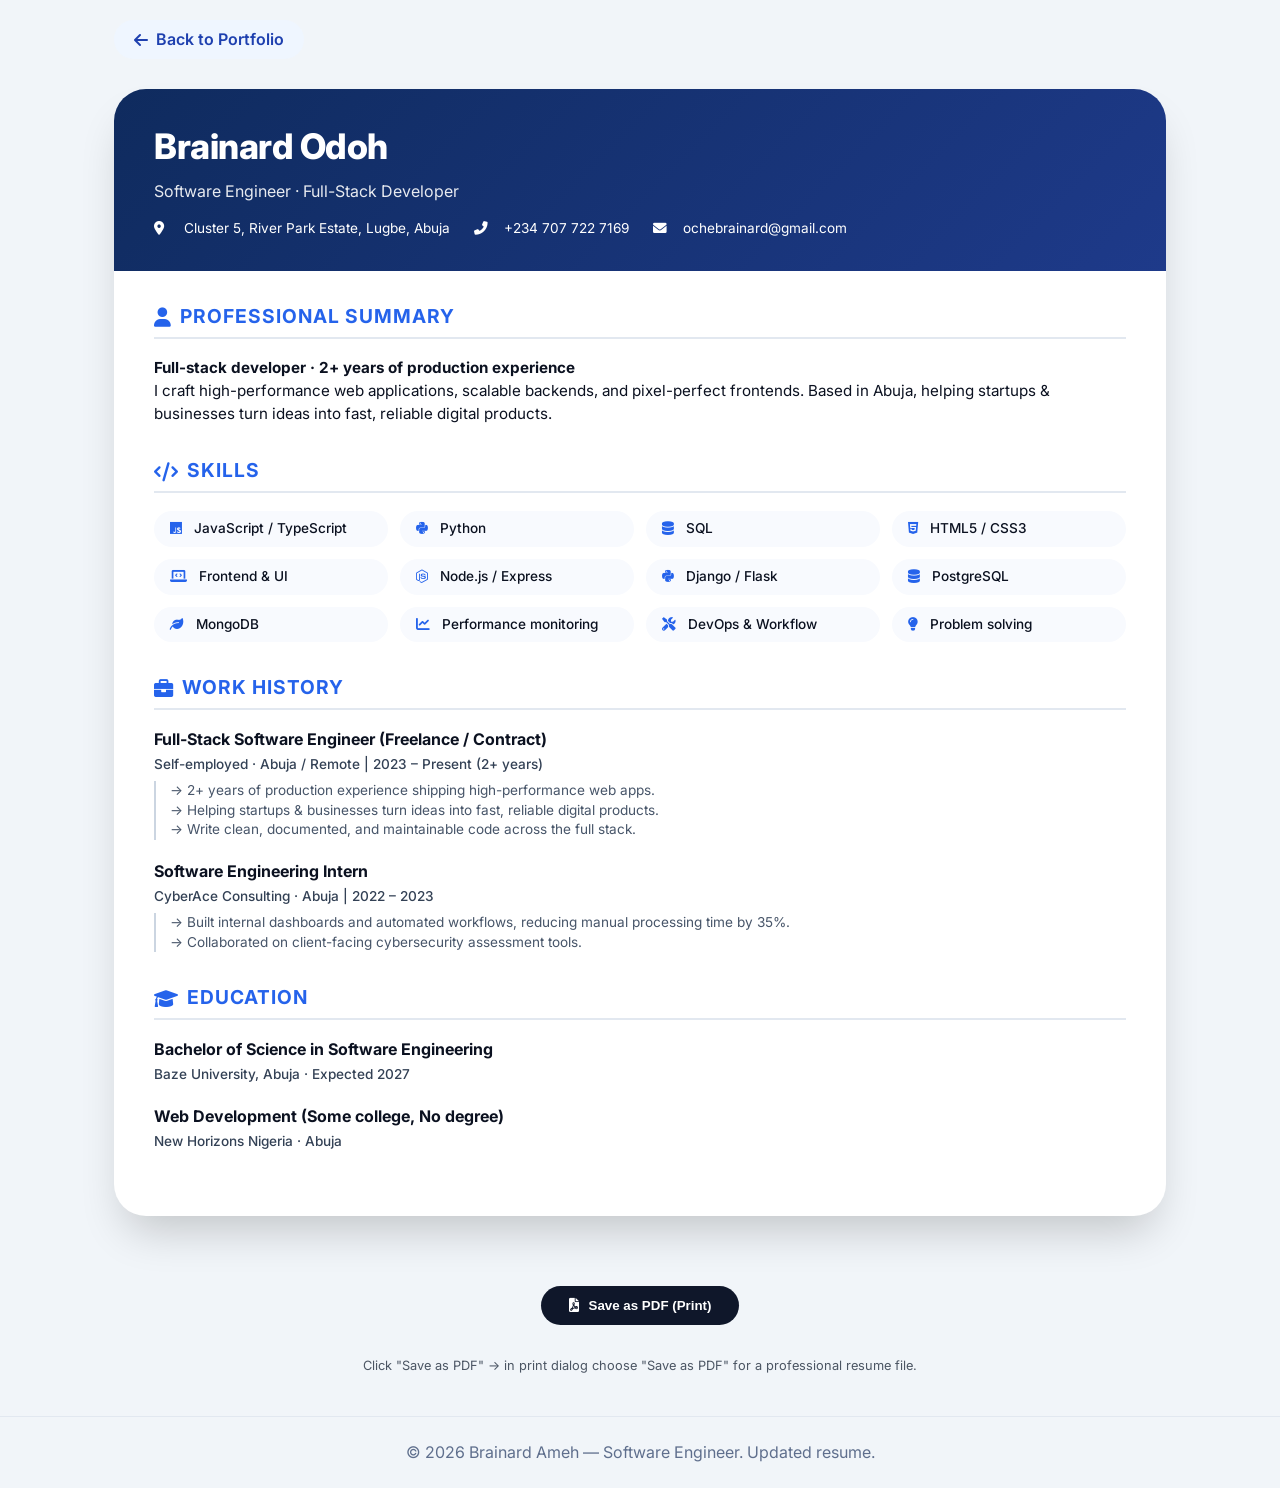
<file: resume.html>
<!DOCTYPE html>
<html lang="en">
<head>
  <meta charset="UTF-8">
  <meta name="viewport" content="width=device-width, initial-scale=1.0, viewport-fit=cover">
  <title>Brainard Odoh · Resume | Software Engineer</title>
  <!-- Google Fonts + Font Awesome 6 -->
  <link href="https://fonts.googleapis.com/css2?family=Inter:opsz,wght@14..32,300;400;500;600;700;800&display=swap" rel="stylesheet">
  <link rel="stylesheet" href="https://cdnjs.cloudflare.com/ajax/libs/font-awesome/6.0.0-beta3/css/all.min.css">
  <style>
    * {
      margin: 0;
      padding: 0;
      box-sizing: border-box;
    }

    body {
      font-family: 'Inter', sans-serif;
      background: #F1F5F9;
      color: #0B1120;
      line-height: 1.45;
    }

    .container {
      max-width: 1100px;
      margin: 0 auto;
      padding: 0 24px;
    }

    /* No header menu – just a simple back/home link optional */
    .top-bar {
      padding: 20px 0 10px;
      display: flex;
      justify-content: flex-start;
    }
    .back-link {
      background: #EFF6FF;
      padding: 8px 20px;
      border-radius: 40px;
      text-decoration: none;
      font-weight: 600;
      color: #1E40AF;
      transition: 0.2s;
      display: inline-flex;
      align-items: center;
      gap: 8px;
    }
    .back-link:hover {
      background: #2563EB;
      color: white;
    }

    /* Resume paper styles */
    .resume-wrapper {
      margin: 20px 0 60px;
    }
    .resume-paper {
      background: white;
      border-radius: 32px;
      box-shadow: 0 25px 45px -12px rgba(0,0,0,0.2);
      overflow: hidden;
    }
    @media print {
      body {
        background: white;
        padding: 0;
        margin: 0;
      }
      .top-bar, .print-hide, .btn-pdf, .footer {
        display: none !important;
      }
      .resume-paper {
        box-shadow: none;
        border-radius: 0;
        margin: 0;
      }
      .container {
        padding: 0;
        max-width: 100%;
      }
    }

    /* Resume header */
    .resume-header {
      background: linear-gradient(135deg, #0F2B5E 0%, #1E3A8A 100%);
      color: white;
      padding: 32px 40px;
    }
    .resume-header h1 {
      font-size: 2.2rem;
      font-weight: 800;
      letter-spacing: -0.5px;
      margin-bottom: 8px;
    }
    .resume-header .subhead {
      font-size: 1rem;
      opacity: 0.9;
      margin-bottom: 16px;
    }
    .contact-row {
      display: flex;
      flex-wrap: wrap;
      gap: 24px;
      font-size: 0.85rem;
      margin-top: 12px;
    }
    .contact-row i {
      width: 20px;
      margin-right: 6px;
    }
    .contact-row a {
      color: #F3F9FF;
      text-decoration: none;
    }

    /* body */
    .resume-body {
      padding: 32px 40px;
    }
    .section {
      margin-bottom: 32px;
    }
    .section-title {
      font-size: 1.2rem;
      font-weight: 700;
      text-transform: uppercase;
      letter-spacing: 1px;
      color: #2563EB;
      border-bottom: 2px solid #E2E8F0;
      padding-bottom: 6px;
      margin-bottom: 18px;
      display: flex;
      align-items: center;
      gap: 8px;
    }
    /* Skills grid */
    .skills-grid {
      display: grid;
      grid-template-columns: repeat(auto-fill, minmax(200px, 1fr));
      gap: 12px;
    }
    .skill-category {
      background: #F8FAFE;
      padding: 8px 16px;
      border-radius: 40px;
      font-weight: 500;
      font-size: 0.85rem;
    }
    .skill-category i {
      margin-right: 8px;
      color: #2563EB;
    }
    /* Work history & education */
    .exp-item, .edu-item {
      margin-bottom: 20px;
    }
    .exp-title {
      font-weight: 700;
      font-size: 1rem;
      margin-bottom: 4px;
    }
    .exp-company {
      font-weight: 500;
      color: #334155;
      font-size: 0.85rem;
      margin-bottom: 4px;
    }
    .exp-desc {
      font-size: 0.85rem;
      color: #475569;
      padding-left: 14px;
      border-left: 2px solid #CBD5E1;
      margin-top: 6px;
    }
    .btn-pdf {
      display: inline-flex;
      align-items: center;
      gap: 10px;
      background: #0F172A;
      color: white;
      padding: 12px 28px;
      border-radius: 60px;
      font-weight: 600;
      border: none;
      cursor: pointer;
      margin: 10px 0 20px;
      transition: 0.2s;
    }
    .btn-pdf:hover {
      background: #2563EB;
      transform: translateY(-2px);
    }
    .footer {
      text-align: center;
      padding: 24px 0;
      color: #5F6F8D;
      border-top: 1px solid #E2E8F0;
      margin-top: 20px;
    }
    @media (max-width: 700px) {
      .resume-header, .resume-body {
        padding: 24px;
      }
      .skills-grid {
        grid-template-columns: 1fr;
      }
    }
  </style>
</head>
<body>
<div class="container">
  <!-- Optional back link – not part of the main menu -->
  <div class="top-bar print-hide">
    <a href="projects.html" class="back-link" id="backToHomeBtn"><i class="fas fa-arrow-left"></i> Back to Portfolio</a>
  </div>

  <div class="resume-wrapper" id="resumeContent">
    <div class="resume-paper">
      <div class="resume-header">
        <h1>Brainard Odoh</h1>
        <div class="subhead">Software Engineer · Full-Stack Developer</div>
        <div class="contact-row">
          <span><i class="fas fa-map-marker-alt"></i> Cluster 5, River Park Estate, Lugbe, Abuja</span>
          <span><i class="fas fa-phone-alt"></i> +234 707 722 7169</span>
          <span><i class="fas fa-envelope"></i> ochebrainard@gmail.com</span>
        </div>
      </div>
      <div class="resume-body">
        <!-- PROFESSIONAL SUMMARY -->
        <div class="section">
          <div class="section-title"><i class="fas fa-user"></i> Professional Summary</div>
          <p style="font-size: 0.95rem; line-height: 1.5;"><strong>Full-stack developer · 2+ years of production experience</strong><br>
          I craft high-performance web applications, scalable backends, and pixel-perfect frontends. Based in Abuja, helping startups & businesses turn ideas into fast, reliable digital products.</p>
        </div>

        <!-- SKILLS (as listed in screenshot) -->
        <div class="section">
          <div class="section-title"><i class="fas fa-code"></i> Skills</div>
          <div class="skills-grid">
            <span class="skill-category"><i class="fab fa-js"></i> JavaScript / TypeScript</span>
            <span class="skill-category"><i class="fab fa-python"></i> Python</span>
            <span class="skill-category"><i class="fas fa-database"></i> SQL</span>
            <span class="skill-category"><i class="fab fa-html5"></i> HTML5 / CSS3</span>
            <span class="skill-category"><i class="fas fa-laptop-code"></i> Frontend & UI</span>
            <span class="skill-category"><i class="fab fa-node-js"></i> Node.js / Express</span>
            <span class="skill-category"><i class="fab fa-python"></i> Django / Flask</span>
            <span class="skill-category"><i class="fas fa-database"></i> PostgreSQL</span>
            <span class="skill-category"><i class="fas fa-leaf"></i> MongoDB</span>
            <span class="skill-category"><i class="fas fa-chart-line"></i> Performance monitoring</span>
            <span class="skill-category"><i class="fas fa-tools"></i> DevOps & Workflow</span>
            <span class="skill-category"><i class="fas fa-lightbulb"></i> Problem solving</span>
          </div>
        </div>

        <!-- WORK HISTORY (based on provided text) -->
        <div class="section">
          <div class="section-title"><i class="fas fa-briefcase"></i> Work History</div>
          <div class="exp-item">
            <div class="exp-title">Full-Stack Software Engineer (Freelance / Contract)</div>
            <div class="exp-company">Self-employed · Abuja / Remote | 2023 – Present (2+ years)</div>
            <div class="exp-desc">→ 2+ years of production experience shipping high-performance web apps.<br>
            → Helping startups & businesses turn ideas into fast, reliable digital products.<br>
            → Write clean, documented, and maintainable code across the full stack.</div>
          </div>
          <div class="exp-item">
            <div class="exp-title">Software Engineering Intern</div>
            <div class="exp-company">CyberAce Consulting · Abuja | 2022 – 2023</div>
            <div class="exp-desc">→ Built internal dashboards and automated workflows, reducing manual processing time by 35%.<br>→ Collaborated on client-facing cybersecurity assessment tools.</div>
          </div>
        </div>

        <!-- EDUCATION -->
        <div class="section">
          <div class="section-title"><i class="fas fa-graduation-cap"></i> Education</div>
          <div class="edu-item">
            <div class="exp-title">Bachelor of Science in Software Engineering</div>
            <div class="exp-company">Baze University, Abuja · Expected 2027</div>
          </div>
          <div class="edu-item">
            <div class="exp-title">Web Development (Some college, No degree)</div>
            <div class="exp-company">New Horizons Nigeria · Abuja</div>
          </div>
        </div>
      </div>
    </div>
  </div>

  <div class="print-hide" style="margin: 20px 0 40px; text-align: center;">
    <button id="printResumeBtn" class="btn-pdf"><i class="fas fa-file-pdf"></i> Save as PDF (Print)</button>
    <p style="margin-top: 12px; font-size: 0.8rem; color: #4B5563;">Click "Save as PDF" → in print dialog choose "Save as PDF" for a professional resume file.</p>
  </div>
</div>

<footer class="footer print-hide">
  <p>© 2026 Brainard Ameh — Software Engineer. Updated resume.</p>
</footer>

<script>
  // Print / PDF generation
  const printBtn = document.getElementById('printResumeBtn');
  if (printBtn) {
    printBtn.addEventListener('click', () => {
      window.print();
    });
  }

//   // Simple back navigation (to previous page or home)
//   const backBtn = document.getElementById('backToHomeBtn');
//   if (backBtn) {
//     backBtn.addEventListener('click', (e) => {
//       e.preventDefault();
//       // If there's a previous page in history, go back; otherwise, go to a default homepage.
//       if (document.referrer && document.referrer !== "") {
//         window.history.back();
//       } else {
//         alert("You can return to your portfolio homepage or contact page. This resume page is not linked from the main menu.");
//       }
//     });
//   }
</script>
</body>
</html>
</file>
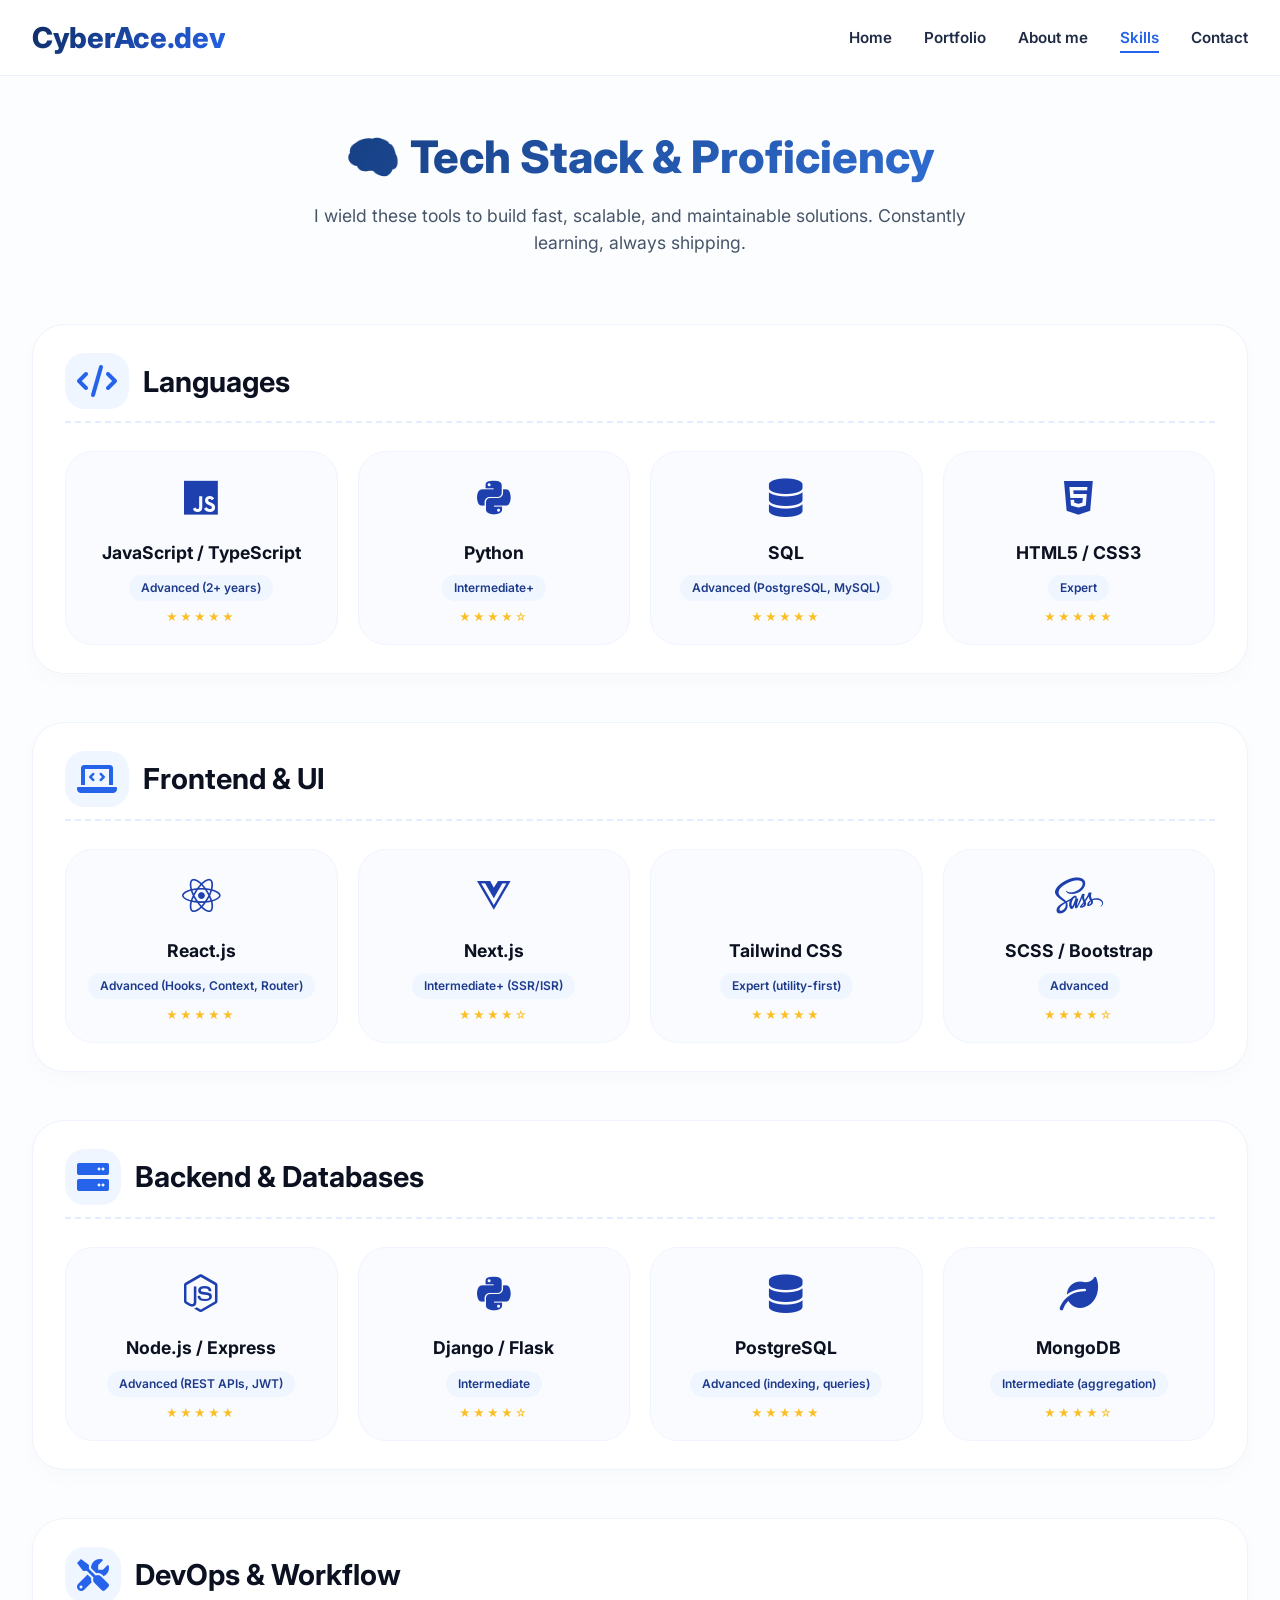
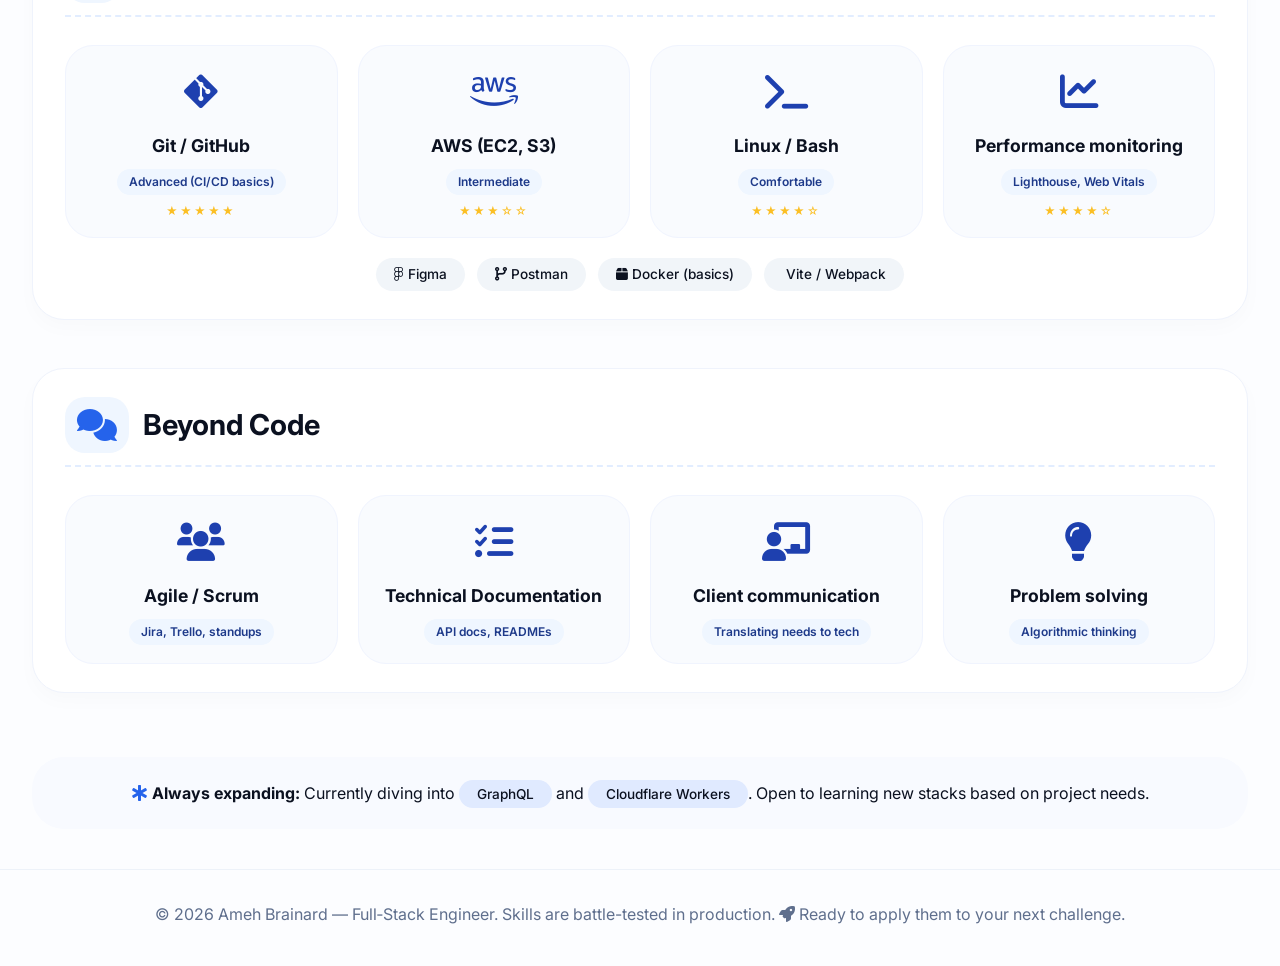
<file: skills.html>
<!DOCTYPE html>
<html lang="en">
<head>
  <meta charset="UTF-8">
  <meta name="viewport" content="width=device-width, initial-scale=1.0, viewport-fit=cover">
  <title>Ameh Brainard · Tech Stack & Skills | Software Engineer</title>
  <!-- Google Fonts + Font Awesome 6 -->
  <link href="https://fonts.googleapis.com/css2?family=Inter:opsz,wght@14..32,300;14..32,400;14..32,500;14..32,600;14..32,700;14..32,800&display=swap" rel="stylesheet">
  <link rel="stylesheet" href="https://cdnjs.cloudflare.com/ajax/libs/font-awesome/6.0.0-beta3/css/all.min.css">
  <link rel="stylesheet" href="skills.css">
</head>
<body>
  <header class="site-header">
    <div class="container header-inner">
      <a href="#" class="logo">CyberAce.dev</a>
      <ul class="nav-menu">
        <li><a href="index.html" id="homeNav">Home</a></li>
        <li><a href="projects.html" id="portfolioNav">Portfolio</a></li>
        <li><a href="about.html" id="aboutNav">About me</a></li>
        <li><a href="skills.html" class="active-page">Skills</a></li>
        <li><a href="contact.html" id="contactNav">Contact</a></li>
      </ul>
    </div>
  </header>

  <main>
    <div class="container">
      <div class="skills-hero">
        <h1>🧠 Tech Stack & Proficiency</h1>
        <div class="skills-sub">I wield these tools to build fast, scalable, and maintainable solutions. Constantly learning, always shipping.</div>
      </div>

      <div class="skills-grid">
        <!-- LANGUAGES -->
        <div class="category">
          <div class="category-header">
            <i class="fas fa-code"></i>
            <h2>Languages</h2>
          </div>
          <div class="skill-list">
            <div class="skill-item">
              <div class="skill-icon"><i class="fab fa-js"></i></div>
              <div class="skill-name">JavaScript / TypeScript</div>
              <div class="proficiency">Advanced (2+ years)</div>
              <div class="rating-stars">★★★★★</div>
            </div>
            <div class="skill-item">
              <div class="skill-icon"><i class="fab fa-python"></i></div>
              <div class="skill-name">Python</div>
              <div class="proficiency">Intermediate+</div>
              <div class="rating-stars">★★★★☆</div>
            </div>
            <div class="skill-item">
              <div class="skill-icon"><i class="fas fa-database"></i></div>
              <div class="skill-name">SQL</div>
              <div class="proficiency">Advanced (PostgreSQL, MySQL)</div>
              <div class="rating-stars">★★★★★</div>
            </div>
            <div class="skill-item">
              <div class="skill-icon"><i class="fab fa-html5"></i></div>
              <div class="skill-name">HTML5 / CSS3</div>
              <div class="proficiency">Expert</div>
              <div class="rating-stars">★★★★★</div>
            </div>
          </div>
        </div>

        <!-- FRONTEND FRAMEWORKS & LIBRARIES -->
        <div class="category">
          <div class="category-header">
            <i class="fas fa-laptop-code"></i>
            <h2>Frontend & UI</h2>
          </div>
          <div class="skill-list">
            <div class="skill-item">
              <div class="skill-icon"><i class="fab fa-react"></i></div>
              <div class="skill-name">React.js</div>
              <div class="proficiency">Advanced (Hooks, Context, Router)</div>
              <div class="rating-stars">★★★★★</div>
            </div>
            <div class="skill-item">
              <div class="skill-icon"><i class="fab fa-vuejs"></i></div>
              <div class="skill-name">Next.js</div>
              <div class="proficiency">Intermediate+ (SSR/ISR)</div>
              <div class="rating-stars">★★★★☆</div>
            </div>
            <div class="skill-item">
              <div class="skill-icon"><i class="fab fa-tailwind"></i></div>
              <div class="skill-name">Tailwind CSS</div>
              <div class="proficiency">Expert (utility-first)</div>
              <div class="rating-stars">★★★★★</div>
            </div>
            <div class="skill-item">
              <div class="skill-icon"><i class="fab fa-sass"></i></div>
              <div class="skill-name">SCSS / Bootstrap</div>
              <div class="proficiency">Advanced</div>
              <div class="rating-stars">★★★★☆</div>
            </div>
          </div>
        </div>

        <!-- BACKEND & DATABASES -->
        <div class="category">
          <div class="category-header">
            <i class="fas fa-server"></i>
            <h2>Backend & Databases</h2>
          </div>
          <div class="skill-list">
            <div class="skill-item">
              <div class="skill-icon"><i class="fab fa-node-js"></i></div>
              <div class="skill-name">Node.js / Express</div>
              <div class="proficiency">Advanced (REST APIs, JWT)</div>
              <div class="rating-stars">★★★★★</div>
            </div>
            <div class="skill-item">
              <div class="skill-icon"><i class="fab fa-python"></i></div>
              <div class="skill-name">Django / Flask</div>
              <div class="proficiency">Intermediate</div>
              <div class="rating-stars">★★★★☆</div>
            </div>
            <div class="skill-item">
              <div class="skill-icon"><i class="fas fa-database"></i></div>
              <div class="skill-name">PostgreSQL</div>
              <div class="proficiency">Advanced (indexing, queries)</div>
              <div class="rating-stars">★★★★★</div>
            </div>
            <div class="skill-item">
              <div class="skill-icon"><i class="fas fa-leaf"></i></div>
              <div class="skill-name">MongoDB</div>
              <div class="proficiency">Intermediate (aggregation)</div>
              <div class="rating-stars">★★★★☆</div>
            </div>
          </div>
        </div>

        <!-- DEVOPS & TOOLS -->
        <div class="category">
          <div class="category-header">
            <i class="fas fa-tools"></i>
            <h2>DevOps & Workflow</h2>
          </div>
          <div class="skill-list">
            <div class="skill-item">
              <div class="skill-icon"><i class="fab fa-git-alt"></i></div>
              <div class="skill-name">Git / GitHub</div>
              <div class="proficiency">Advanced (CI/CD basics)</div>
              <div class="rating-stars">★★★★★</div>
            </div>
            <div class="skill-item">
              <div class="skill-icon"><i class="fab fa-aws"></i></div>
              <div class="skill-name">AWS (EC2, S3)</div>
              <div class="proficiency">Intermediate</div>
              <div class="rating-stars">★★★☆☆</div>
            </div>
            <div class="skill-item">
              <div class="skill-icon"><i class="fas fa-terminal"></i></div>
              <div class="skill-name">Linux / Bash</div>
              <div class="proficiency">Comfortable</div>
              <div class="rating-stars">★★★★☆</div>
            </div>
            <div class="skill-item">
              <div class="skill-icon"><i class="fas fa-chart-line"></i></div>
              <div class="skill-name">Performance monitoring</div>
              <div class="proficiency">Lighthouse, Web Vitals</div>
              <div class="rating-stars">★★★★☆</div>
            </div>
          </div>
          <div class="tool-badge-cloud">
            <span class="tool-badge"><i class="fab fa-figma"></i> Figma</span>
            <span class="tool-badge"><i class="fas fa-code-branch"></i> Postman</span>
            <span class="tool-badge"><i class="fas fa-box"></i> Docker (basics)</span>
            <span class="tool-badge"><i class="fas fa-chart-simple"></i> Vite / Webpack</span>
          </div>
        </div>

        <!-- ADDITIONAL: Soft skills & bonus -->
        <div class="category">
          <div class="category-header">
            <i class="fas fa-comments"></i>
            <h2>Beyond Code</h2>
          </div>
          <div class="skill-list">
            <div class="skill-item">
              <div class="skill-icon"><i class="fas fa-users"></i></div>
              <div class="skill-name">Agile / Scrum</div>
              <div class="proficiency">Jira, Trello, standups</div>
            </div>
            <div class="skill-item">
              <div class="skill-icon"><i class="fas fa-tasks"></i></div>
              <div class="skill-name">Technical Documentation</div>
              <div class="proficiency">API docs, READMEs</div>
            </div>
            <div class="skill-item">
              <div class="skill-icon"><i class="fas fa-chalkboard-user"></i></div>
              <div class="skill-name">Client communication</div>
              <div class="proficiency">Translating needs to tech</div>
            </div>
            <div class="skill-item">
              <div class="skill-icon"><i class="fas fa-lightbulb"></i></div>
              <div class="skill-name">Problem solving</div>
              <div class="proficiency">Algorithmic thinking</div>
            </div>
          </div>
        </div>
      </div>

      <!-- small call to action note -->
      <div style="background: #F8FAFF; border-radius: 32px; padding: 24px; text-align: center; margin-bottom: 40px;">
        <i class="fas fa-star-of-life" style="color:#2563EB;"></i> 
        <strong>Always expanding:</strong> Currently diving into <span class="tool-badge" style="background:#E0EAFF;">GraphQL</span> and <span class="tool-badge" style="background:#E0EAFF;">Cloudflare Workers</span>. Open to learning new stacks based on project needs.
      </div>
    </div>
  </main>

  <footer class="footer">
    <div class="container">
      <p>© 2026 Ameh Brainard — Full‑Stack Engineer. Skills are battle-tested in production.  <i class="fas fa-rocket"></i> Ready to apply them to your next challenge.</p>
    </div>
  </footer>
<script src="skills.js" defer></script>

</body>
</html>
</file>
<file: home.css>
* {
      margin: 0;
      padding: 0;
      box-sizing: border-box;
    }

    body {
      font-family: 'Inter', sans-serif;
      background: #ffffff;
      color: #0B1120;
      line-height: 1.5;
      scroll-behavior: smooth;
    }

    .container {
      max-width: 1280px;
      margin: 0 auto;
      padding: 0 32px;
    }

    /* ========== HEADER / NAV ========== */
    .site-header {
      padding: 20px 0;
      border-bottom: 1px solid #EFF3F8;
      background: rgba(255,255,255,0.96);
      backdrop-filter: blur(2px);
      position: sticky;
      top: 0;
      z-index: 100;
    }

    .header-inner {
      display: flex;
      align-items: center;
      justify-content: space-between;
      flex-wrap: wrap;
      gap: 24px;
    }

    .logo {
      font-size: 1.8rem;
      font-weight: 800;
      letter-spacing: -0.5px;
      background: linear-gradient(135deg, #1E3A8A, #3B82F6);
      -webkit-background-clip: text;
      background-clip: text;
      color: transparent;
    }

    /* 5-page menu: exactly 5 navigation links */
    .nav-menu {
      display: flex;
      gap: 32px;
      align-items: center;
      flex-wrap: wrap;
      list-style: none;
    }

    .nav-menu li a {
      text-decoration: none;
      font-weight: 600;
      color: #1F2A44;
      transition: all 0.2s ease;
      font-size: 1rem;
      padding: 6px 0;
      border-bottom: 2px solid transparent;
    }

    .nav-menu li a:hover {
      color: #2563EB;
      border-bottom-color: #2563EB;
    }

    /* Active state for homepage */
    .nav-menu li:first-child a {
      color: #2563EB;
      border-bottom-color: #2563EB;
    }

    /* CTA in nav (optional but clean) */
    .nav-hire {
      background: #0F172A;
      color: white !important;
      padding: 8px 20px !important;
      border-radius: 40px;
      border-bottom: none !important;
    }
    .nav-hire:hover {
      background: #2563EB !important;
      color: white !important;
      border-bottom: none !important;
    }

    /* ========== HERO SECTION ========== */
    .hero {
      display: flex;
      flex-wrap: wrap;
      align-items: center;
      justify-content: space-between;
      gap: 48px;
      padding: 64px 0 80px 0;
    }

    .hero-content {
      flex: 1.2;
    }

    .hero-badge {
      display: inline-flex;
      align-items: center;
      gap: 8px;
      background: #EFF6FF;
      padding: 6px 16px;
      border-radius: 40px;
      font-size: 0.85rem;
      font-weight: 600;
      color: #1E40AF;
      margin-bottom: 24px;
    }

    .hero-content h1 {
      font-size: 3.4rem;
      font-weight: 800;
      line-height: 1.2;
      letter-spacing: -1px;
      margin-bottom: 20px;
      color: #0A0E1C;
    }

    .gradient-name {
      background: linear-gradient(125deg, #1E3A8A, #3B82F6, #7C3AED);
      -webkit-background-clip: text;
      background-clip: text;
      color: transparent;
    }

    .hero-tagline {
      font-size: 1.25rem;
      font-weight: 500;
      color: #334155;
      margin-bottom: 18px;
    }

    .hero-description {
      font-size: 1.05rem;
      color: #475569;
      max-width: 560px;
      margin-bottom: 28px;
      line-height: 1.6;
    }

    /* advantage chips */
    .advantage-chips {
      display: flex;
      flex-wrap: wrap;
      gap: 14px;
      margin: 28px 0 32px;
    }
    .chip {
      display: flex;
      align-items: center;
      gap: 8px;
      background: #F8FAFE;
      border-radius: 60px;
      padding: 8px 18px;
      font-size: 0.85rem;
      font-weight: 500;
      color: #0F172A;
      border: 1px solid #E2EDFF;
    }
    .chip i {
      color: #2563EB;
      font-size: 0.9rem;
    }

    .hero-buttons {
      display: flex;
      flex-wrap: wrap;
      gap: 16px;
    }
    .btn-primary {
      background: linear-gradient(95deg, #2563EB, #4F46E5);
      border: none;
      padding: 12px 30px;
      border-radius: 46px;
      font-weight: 600;
      color: white;
      cursor: pointer;
      transition: transform 0.2s, box-shadow 0.2s;
      display: inline-flex;
      align-items: center;
      gap: 8px;
      text-decoration: none;
      box-shadow: 0 6px 14px rgba(37, 99, 235, 0.2);
    }
    .btn-primary:hover {
      transform: translateY(-3px);
      box-shadow: 0 12px 22px rgba(37, 99, 235, 0.25);
    }
    .btn-outline-light {
      background: transparent;
      border: 1px solid #CBD5E1;
      padding: 12px 28px;
      border-radius: 46px;
      font-weight: 600;
      color: #1F2A44;
      transition: all 0.2s;
      text-decoration: none;
      display: inline-flex;
      align-items: center;
      gap: 8px;
    }
    .btn-outline-light:hover {
      border-color: #2563EB;
      background: #F5F9FF;
      color: #2563EB;
    }

    /* hero right visual */
    .hero-visual {
      flex: 0.9;
      background: linear-gradient(145deg, #F9FBFE, #FFFFFF);
      border-radius: 48px;
      padding: 28px 24px;
      text-align: center;
      box-shadow: 0 25px 40px -12px rgba(0,0,0,0.06);
      border: 1px solid #E9F0F9;
    }
    .code-icon {
      font-size: 3.8rem;
      background: #EFF6FF;
      width: 110px;
      height: 110px;
      display: flex;
      align-items: center;
      justify-content: center;
      border-radius: 80px;
      margin: 0 auto 20px;
      color: #2563EB;
    }
    .hero-visual h3 {
      font-size: 1.6rem;
      font-weight: 700;
    }
    .hero-visual p {
      color: #4B5563;
      margin: 8px 0 12px;
    }
    .stats-row {
      display: flex;
      justify-content: center;
      gap: 28px;
      margin-top: 18px;
    }
    .stat {
      text-align: center;
    }
    .stat-number {
      font-weight: 800;
      font-size: 1.5rem;
      color: #1E40AF;
    }

    /* small extra trust + advantage (soft marketing) */
    .trust-badge {
      margin-top: 16px;
      font-size: 0.75rem;
      background: #F1F4F9;
      border-radius: 30px;
      padding: 4px 12px;
      display: inline-block;
    }

    /* responsive */
    @media (max-width: 850px) {
      .container {
        padding: 0 24px;
      }
      .hero-content h1 {
        font-size: 2.6rem;
      }
      .hero {
        flex-direction: column;
        padding: 40px 0 60px;
      }
      .header-inner {
        flex-direction: column;
        align-items: flex-start;
      }
      .nav-menu {
        gap: 20px;
      }
    }
    @media (max-width: 550px) {
      .hero-content h1 {
        font-size: 2rem;
      }
      .nav-menu {
        gap: 16px;
      }
      .advantage-chips {
        gap: 10px;
      }
      .btn-primary, .btn-outline-light {
        padding: 10px 22px;
      }
    }

    /* footer (light) */
    .footer-note {
      text-align: center;
      padding: 32px 0 40px;
      border-top: 1px solid #EDF2F9;
      margin-top: 40px;
      color: #5B6B8C;
      font-size: 0.85rem;
    }
    .footer-note a {
      text-decoration: none;
      color: #2563EB;
    }
</file>
<file: about.css>
* {
      margin: 0;
      padding: 0;
      box-sizing: border-box;
    }

    body {
      font-family: 'Inter', sans-serif;
      background: #FCFDFF;
      color: #0B1120;
      line-height: 1.5;
    }

    .container {
      max-width: 1280px;
      margin: 0 auto;
      padding: 0 32px;
    }

    /* ========== HEADER ========== */
    .site-header {
      background: rgba(255,255,255,0.94);
      backdrop-filter: blur(8px);
      border-bottom: 1px solid #E9F0F9;
      position: sticky;
      top: 0;
      z-index: 10;
      padding: 16px 0;
    }

    .header-inner {
      display: flex;
      align-items: center;
      justify-content: space-between;
      flex-wrap: wrap;
      gap: 24px;
    }

    .logo {
      font-size: 1.8rem;
      font-weight: 800;
      background: linear-gradient(135deg, #0F2B5E, #2563EB);
      -webkit-background-clip: text;
      background-clip: text;
      color: transparent;
      text-decoration: none;
      letter-spacing: -0.3px;
    }

    .nav-menu {
      display: flex;
      gap: 32px;
      list-style: none;
      flex-wrap: wrap;
    }

    .nav-menu a {
      text-decoration: none;
      font-weight: 600;
      color: #1F2A44;
      transition: 0.2s;
      font-size: 0.95rem;
      padding: 4px 0;
      border-bottom: 2px solid transparent;
    }

    .nav-menu a:hover, .nav-menu .active-page {
      color: #2563EB;
      border-bottom-color: #2563EB;
    }

    /* ========== ABOUT HERO ========== */
    .about-hero {
      padding: 48px 0 24px;
      text-align: center;
    }
    .about-hero h1 {
      font-size: 3rem;
      font-weight: 800;
      background: linear-gradient(125deg, #0B2A5E, #3B82F6);
      -webkit-background-clip: text;
      background-clip: text;
      color: transparent;
      margin-bottom: 16px;
    }
    .about-hero .tagline {
      font-size: 1.2rem;
      color: #2C3E66;
      max-width: 700px;
      margin: 0 auto;
    }
    .location-badge {
      display: inline-flex;
      align-items: center;
      gap: 8px;
      background: #EFF6FF;
      padding: 6px 18px;
      border-radius: 40px;
      margin-top: 20px;
      font-weight: 500;
    }

    /* content layout */
    .about-grid {
      display: flex;
      flex-wrap: wrap;
      gap: 48px;
      margin: 48px 0 64px;
    }
    .about-main {
      flex: 2;
    }
    .about-side {
      flex: 1.2;
    }
    .bio-card {
      background: white;
      border-radius: 32px;
      padding: 32px;
      box-shadow: 0 8px 24px rgba(0,0,0,0.03);
      border: 1px solid #EFF3FC;
      margin-bottom: 32px;
    }
    .bio-card h2 {
      font-size: 1.7rem;
      margin-bottom: 18px;
      display: flex;
      align-items: center;
      gap: 10px;
    }
    .impact-list {
      list-style: none;
      margin: 24px 0;
    }
    .impact-list li {
      margin-bottom: 16px;
      display: flex;
      gap: 12px;
      align-items: flex-start;
    }
    .impact-list i {
      color: #2563EB;
      margin-top: 3px;
      font-size: 1.2rem;
    }
    .personality-quote {
      background: #F8FAFF;
      border-left: 4px solid #2563EB;
      padding: 20px 24px;
      border-radius: 24px;
      font-style: italic;
      margin: 28px 0;
      font-size: 1rem;
      color: #2D3A5E;
    }
    .role-target {
      background: linear-gradient(105deg, #EFF6FF 0%, #FFFFFF 100%);
      border-radius: 28px;
      padding: 28px;
      margin-top: 24px;
      border: 1px solid #DBEAFE;
    }
    .pill-target {
      background: #1E3A8A;
      color: white;
      padding: 6px 18px;
      border-radius: 60px;
      display: inline-block;
      font-weight: 700;
      font-size: 0.8rem;
      margin-bottom: 16px;
    }
    .stats-mini {
      display: flex;
      justify-content: space-between;
      gap: 12px;
      flex-wrap: wrap;
      margin-top: 24px;
    }
    .stat-mini-item {
      background: #F1F5F9;
      border-radius: 28px;
      padding: 12px;
      text-align: center;
      flex: 1;
    }
    .side-card {
      background: white;
      border-radius: 32px;
      padding: 28px;
      border: 1px solid #EFF3FC;
      margin-bottom: 28px;
      box-shadow: 0 6px 12px -6px rgba(0,0,0,0.05);
    }
    .side-card h3 {
      font-size: 1.3rem;
      margin-bottom: 16px;
      border-left: 3px solid #2563EB;
      padding-left: 12px;
    }
    .skill-tags {
      display: flex;
      flex-wrap: wrap;
      gap: 10px;
      margin: 16px 0;
    }
    .skill-tag {
      background: #EEF2FF;
      padding: 6px 14px;
      border-radius: 40px;
      font-size: 0.8rem;
      font-weight: 500;
    }
    .btn-contact {
      background: #0F172A;
      color: white;
      padding: 12px 24px;
      border-radius: 40px;
      text-decoration: none;
      font-weight: 600;
      display: inline-flex;
      align-items: center;
      gap: 10px;
      transition: 0.2s;
      margin-top: 12px;
      border: none;
      cursor: pointer;
    }
    .btn-contact:hover {
      background: #2563EB;
      transform: translateY(-2px);
    }
    .footer {
      text-align: center;
      padding: 32px 0 40px;
      border-top: 1px solid #EDF2F9;
      color: #5F6F8D;
      margin-top: 20px;
    }
    @media (max-width: 850px) {
      .container {
        padding: 0 24px;
      }
      .about-grid {
        flex-direction: column;
      }
      .about-hero h1 {
        font-size: 2.3rem;
      }
      .nav-menu {
        gap: 20px;
      }
    }
</file>
<file: contact.css>
* {
      margin: 0;
      padding: 0;
      box-sizing: border-box;
    }

    body {
      font-family: 'Inter', sans-serif;
      background: #FCFDFF;
      color: #0B1120;
      line-height: 1.5;
    }

    .container {
      max-width: 1280px;
      margin: 0 auto;
      padding: 0 32px;
    }

    /* ========== HEADER ========== */
    .site-header {
      background: rgba(255,255,255,0.94);
      backdrop-filter: blur(8px);
      border-bottom: 1px solid #E9F0F9;
      position: sticky;
      top: 0;
      z-index: 10;
      padding: 16px 0;
    }

    .header-inner {
      display: flex;
      align-items: center;
      justify-content: space-between;
      flex-wrap: wrap;
      gap: 24px;
    }

    .logo {
      font-size: 1.8rem;
      font-weight: 800;
      background: linear-gradient(135deg, #0F2B5E, #2563EB);
      -webkit-background-clip: text;
      background-clip: text;
      color: transparent;
      text-decoration: none;
      letter-spacing: -0.3px;
    }

    .nav-menu {
      display: flex;
      gap: 32px;
      list-style: none;
      flex-wrap: wrap;
    }

    .nav-menu a {
      text-decoration: none;
      font-weight: 600;
      color: #1F2A44;
      transition: 0.2s;
      font-size: 0.95rem;
      padding: 4px 0;
      border-bottom: 2px solid transparent;
    }

    .nav-menu a:hover, .nav-menu .active-page {
      color: #2563EB;
      border-bottom-color: #2563EB;
    }

    /* ========== CONTACT PAGE ANIMATIONS & STYLES ========== */
    .contact-hero {
      text-align: center;
      padding: 48px 0 20px;
      animation: fadeInUp 0.6s ease-out;
    }
    .contact-hero h1 {
      font-size: 2.8rem;
      font-weight: 800;
      background: linear-gradient(125deg, #0B2A5E, #3B82F6);
      -webkit-background-clip: text;
      background-clip: text;
      color: transparent;
      margin-bottom: 12px;
    }
    .contact-hero p {
      color: #475569;
      max-width: 600px;
      margin: 0 auto;
    }

    @keyframes fadeInUp {
      from {
        opacity: 0;
        transform: translateY(30px);
      }
      to {
        opacity: 1;
        transform: translateY(0);
      }
    }

    .contact-grid {
      display: flex;
      flex-wrap: wrap;
      gap: 40px;
      margin: 48px 0 64px;
    }

    /* contact cards (info) */
    .contact-info-panel {
      flex: 1.2;
      background: white;
      border-radius: 40px;
      padding: 32px;
      box-shadow: 0 20px 35px -12px rgba(0,0,0,0.05);
      border: 1px solid #EFF3FC;
      transition: transform 0.3s ease, box-shadow 0.3s;
      animation: fadeInUp 0.6s 0.1s both;
    }
    .contact-info-panel:hover {
      transform: translateY(-6px);
      box-shadow: 0 28px 40px -12px rgba(37,99,235,0.15);
    }

    .info-title {
      font-size: 1.8rem;
      font-weight: 700;
      margin-bottom: 24px;
      display: flex;
      align-items: center;
      gap: 10px;
    }
    .contact-detail-item {
      display: flex;
      align-items: center;
      gap: 18px;
      margin-bottom: 28px;
      padding: 10px 0;
      border-bottom: 1px dashed #ECF3FA;
    }
    .contact-icon {
      width: 52px;
      height: 52px;
      background: #EFF6FF;
      display: flex;
      align-items: center;
      justify-content: center;
      border-radius: 28px;
      font-size: 1.5rem;
      color: #2563EB;
      transition: 0.2s;
    }
    .contact-detail-item:hover .contact-icon {
      background: #2563EB;
      color: white;
      transform: scale(1.02);
    }
    .detail-text strong {
      display: block;
      margin-bottom: 4px;
      font-size: 1rem;
    }
    .detail-text a, .detail-text span {
      color: #1F2A44;
      text-decoration: none;
      font-weight: 500;
    }
    .detail-text a:hover {
      color: #2563EB;
    }
    .social-links-contact {
      display: flex;
      gap: 18px;
      margin-top: 32px;
    }
    .social-circle {
      background: #F1F5F9;
      width: 48px;
      height: 48px;
      display: flex;
      align-items: center;
      justify-content: center;
      border-radius: 60px;
      font-size: 1.3rem;
      color: #1F2937;
      transition: 0.2s;
      text-decoration: none;
    }
    .social-circle:hover {
      background: #2563EB;
      color: white;
      transform: translateY(-3px);
    }

    /* form panel */
    .contact-form-panel {
      flex: 1.4;
      background: white;
      border-radius: 40px;
      padding: 32px;
      box-shadow: 0 20px 35px -12px rgba(0,0,0,0.05);
      border: 1px solid #EFF3FC;
      animation: fadeInUp 0.6s 0.2s both;
      transition: transform 0.3s;
    }
    .contact-form-panel:hover {
      transform: translateY(-4px);
    }
    .form-group {
      margin-bottom: 20px;
    }
    input, textarea {
      width: 100%;
      padding: 14px 18px;
      border: 1px solid #E2E8F0;
      border-radius: 24px;
      font-family: 'Inter', sans-serif;
      font-size: 1rem;
      transition: 0.2s;
    }
    input:focus, textarea:focus {
      outline: none;
      border-color: #2563EB;
      box-shadow: 0 0 0 3px rgba(37,99,235,0.1);
    }
    .btn-submit {
      background: #0F172A;
      color: white;
      padding: 14px 28px;
      border-radius: 60px;
      font-weight: 600;
      border: none;
      cursor: pointer;
      transition: all 0.25s;
      font-size: 1rem;
      display: inline-flex;
      align-items: center;
      gap: 10px;
    }
    .btn-submit:hover {
      background: #2563EB;
      transform: scale(0.98);
      box-shadow: 0 8px 18px rgba(37,99,235,0.3);
    }
    .thankyou-message {
      margin-top: 24px;
      padding: 14px;
      background: #E6F7E6;
      border-radius: 30px;
      text-align: center;
      font-weight: 500;
      color: #1F7B1F;
      transition: 0.2s;
      opacity: 0;
      transform: scale(0.95);
    }
    .thankyou-message.show {
      opacity: 1;
      transform: scale(1);
      animation: pop 0.3s ease;
    }
    @keyframes pop {
      0% { transform: scale(0.9); opacity: 0; }
      100% { transform: scale(1); opacity: 1; }
    }

    /* floating thank you note card */
    .floating-note {
      background: linear-gradient(115deg, #EFF6FF, #FFFFFF);
      border-radius: 28px;
      padding: 20px 28px;
      margin: 20px 0 20px;
      text-align: center;
      border-left: 6px solid #2563EB;
      animation: fadeInUp 0.7s 0.3s both;
    }
    .floating-note i {
      font-size: 1.8rem;
      color: #2563EB;
      margin-right: 12px;
      vertical-align: middle;
    }

    .footer {
      text-align: center;
      padding: 32px 0 40px;
      border-top: 1px solid #EDF2F9;
      color: #5F6F8D;
    }

    @media (max-width: 800px) {
      .container {
        padding: 0 20px;
      }
      .contact-hero h1 {
        font-size: 2rem;
      }
      .contact-grid {
        flex-direction: column;
      }
    }
</file>
<file: projects.css>
*{
      margin: 0;
      padding: 0;
      box-sizing: border-box;
    }

    body {
      font-family: 'Inter', sans-serif;
      background: #FCFDFF;
      color: #0B1120;
      line-height: 1.5;
    }

    /* Database diagram background (ERD style) */
    .portfolio-bg-diagram {
      position: fixed;
      top: 0;
      left: 0;
      width: 100%;
      height: 100%;
      pointer-events: none;
      z-index: 0;
      opacity: 0.12;
    }

    .erd-svg {
      width: 100%;
      height: 100%;
      object-fit: cover;
    }

    .site-wrapper {
      position: relative;
      z-index: 2;
      background: transparent;
    }

    .container {
      max-width: 1280px;
      margin: 0 auto;
      padding: 0 32px;
    }

    /* ========== HEADER ========== */
    .site-header {
      background: rgba(255,255,255,0.92);
      backdrop-filter: blur(8px);
      border-bottom: 1px solid #E9F0F9;
      position: sticky;
      top: 0;
      z-index: 10;
      padding: 16px 0;
    }

    .header-inner {
      display: flex;
      align-items: center;
      justify-content: space-between;
      flex-wrap: wrap;
      gap: 24px;
    }

    .logo {
      font-size: 1.8rem;
      font-weight: 800;
      background: linear-gradient(135deg, #0F2B5E, #2563EB);
      -webkit-background-clip: text;
      background-clip: text;
      color: transparent;
      text-decoration: none;
      letter-spacing: -0.3px;
    }

    .nav-menu {
      display: flex;
      gap: 32px;
      list-style: none;
      flex-wrap: wrap;
    }

    .nav-menu a {
      text-decoration: none;
      font-weight: 600;
      color: #1F2A44;
      transition: 0.2s;
      font-size: 0.95rem;
      padding: 4px 0;
      border-bottom: 2px solid transparent;
    }

    .nav-menu a:hover, .nav-menu .active-page {
      color: #2563EB;
      border-bottom-color: #2563EB;
    }

    /* ========== HERO SECTION ========== */
    .portfolio-hero {
      padding: 48px 0 32px;
      text-align: center;
    }

    .portfolio-hero h1 {
      font-size: 2.8rem;
      font-weight: 800;
      background: linear-gradient(145deg, #0B2A5E, #3B82F6);
      -webkit-background-clip: text;
      background-clip: text;
      color: transparent;
      margin-bottom: 12px;
    }

    .portfolio-hero p {
      color: #475569;
      max-width: 700px;
      margin: 0 auto;
      font-size: 1.1rem;
    }

    .dev-stats {
      display: flex;
      justify-content: center;
      gap: 32px;
      margin: 28px 0 20px;
      flex-wrap: wrap;
    }
    .stat-badge {
      background: #EFF6FF;
      padding: 8px 20px;
      border-radius: 60px;
      font-size: 0.85rem;
      font-weight: 600;
      color: #1E3A8A;
    }
    .stat-badge i {
      margin-right: 8px;
    }

    /* ========== PROJECT GRID ========== */
    .projects-grid {
      display: grid;
      grid-template-columns: repeat(auto-fill, minmax(340px, 1fr));
      gap: 32px;
      margin: 48px 0 64px;
    }

    .project-card {
      background: #FFFFFF;
      border-radius: 28px;
      box-shadow: 0 12px 24px -8px rgba(0, 0, 0, 0.05);
      transition: all 0.25s ease;
      border: 1px solid #EFF3FC;
      overflow: hidden;
      display: flex;
      flex-direction: column;
    }

    .project-card:hover {
      transform: translateY(-6px);
      box-shadow: 0 24px 36px -12px rgba(0, 0, 0, 0.12);
      border-color: #CFDFFF;
    }

    .card-img {
      height: 180px;
      background: #F1F6FE;
      display: flex;
      align-items: center;
      justify-content: center;
      font-size: 3.2rem;
      color: #2563EB;
      border-bottom: 1px solid #ECF3FA;
      position: relative;
      overflow: hidden;
    }
    .card-img i {
      font-size: 3.5rem;
      opacity: 0.8;
    }
    .card-img .img-tag {
      position: absolute;
      bottom: 12px;
      right: 16px;
      background: rgba(0,0,0,0.5);
      backdrop-filter: blur(4px);
      padding: 2px 10px;
      border-radius: 50px;
      font-size: 0.7rem;
      color: white;
    }

    .card-content {
      padding: 24px;
      flex: 1;
    }

    .card-content h3 {
      font-size: 1.5rem;
      font-weight: 700;
      margin-bottom: 8px;
    }

    .tech-stack {
      display: flex;
      flex-wrap: wrap;
      gap: 8px;
      margin: 12px 0 16px;
    }

    .tech {
      background: #EFF6FF;
      padding: 4px 12px;
      border-radius: 40px;
      font-size: 0.7rem;
      font-weight: 600;
      color: #1E40AF;
    }

    .project-desc {
      color: #475569;
      margin-bottom: 20px;
      font-size: 0.9rem;
      line-height: 1.5;
    }

    .card-buttons {
      display: flex;
      gap: 12px;
      flex-wrap: wrap;
      margin-top: auto;
    }

    .btn-demo {
      background: #0F172A;
      color: white;
      padding: 8px 18px;
      border-radius: 40px;
      text-decoration: none;
      font-weight: 600;
      font-size: 0.85rem;
      transition: 0.2s;
      display: inline-flex;
      align-items: center;
      gap: 8px;
    }

    .btn-demo:hover {
      background: #2563EB;
    }

    .btn-github {
      background: #F1F5F9;
      color: #1F2937;
      padding: 8px 18px;
      border-radius: 40px;
      text-decoration: none;
      font-weight: 600;
      font-size: 0.85rem;
      transition: 0.2s;
      display: inline-flex;
      align-items: center;
      gap: 8px;
    }

    .btn-github:hover {
      background: #E2E8F0;
    }

    /* featured db project highlight */
    .featured-db {
      background: linear-gradient(115deg, #F8FBFF, #FFFFFF);
      border: 1px solid #BFDBFE;
      position: relative;
    }

    /* footer */
    .footer {
      text-align: center;
      padding: 32px 0 40px;
      border-top: 1px solid #EDF2F9;
      color: #5F6F8D;
      margin-top: 20px;
    }

    @media (max-width: 700px) {
      .container {
        padding: 0 20px;
      }
      .projects-grid {
        grid-template-columns: 1fr;
      }
      .portfolio-hero h1 {
        font-size: 2rem;
      }
      .nav-menu {
        gap: 18px;
      }
    }

    /* simple animation */
    .project-card {
      animation: fadeUp 0.5s ease;
    }
    @keyframes fadeUp {
      from {
        opacity: 0;
        transform: translateY(20px);
      }
      to {
        opacity: 1;
        transform: translateY(0);
      }
    }
</file>
<file: skills.css>
* {
      margin: 0;
      padding: 0;
      box-sizing: border-box;
    }

    body {
      font-family: 'Inter', sans-serif;
      background: #FCFDFF;
      color: #0B1120;
      line-height: 1.5;
    }

    .container {
      max-width: 1280px;
      margin: 0 auto;
      padding: 0 32px;
    }

    /* ========== HEADER ========== */
    .site-header {
      background: rgba(255,255,255,0.94);
      backdrop-filter: blur(8px);
      border-bottom: 1px solid #E9F0F9;
      position: sticky;
      top: 0;
      z-index: 10;
      padding: 16px 0;
    }

    .header-inner {
      display: flex;
      align-items: center;
      justify-content: space-between;
      flex-wrap: wrap;
      gap: 24px;
    }

    .logo {
      font-size: 1.8rem;
      font-weight: 800;
      background: linear-gradient(135deg, #0F2B5E, #2563EB);
      -webkit-background-clip: text;
      background-clip: text;
      color: transparent;
      text-decoration: none;
      letter-spacing: -0.3px;
    }

    .nav-menu {
      display: flex;
      gap: 32px;
      list-style: none;
      flex-wrap: wrap;
    }

    .nav-menu a {
      text-decoration: none;
      font-weight: 600;
      color: #1F2A44;
      transition: 0.2s;
      font-size: 0.95rem;
      padding: 4px 0;
      border-bottom: 2px solid transparent;
    }

    .nav-menu a:hover, .nav-menu .active-page {
      color: #2563EB;
      border-bottom-color: #2563EB;
    }

    /* ========== SKILLS PAGE STYLES ========== */
    .skills-hero {
      padding: 48px 0 20px;
      text-align: center;
    }
    .skills-hero h1 {
      font-size: 2.8rem;
      font-weight: 800;
      background: linear-gradient(125deg, #0B2A5E, #3B82F6);
      -webkit-background-clip: text;
      background-clip: text;
      color: transparent;
      margin-bottom: 12px;
    }
    .skills-sub {
      color: #475569;
      max-width: 680px;
      margin: 0 auto;
      font-size: 1.1rem;
    }

    /* skill categories grid */
    .skills-grid {
      display: flex;
      flex-direction: column;
      gap: 48px;
      margin: 48px 0 64px;
    }
    .category {
      background: white;
      border-radius: 32px;
      padding: 28px 32px;
      box-shadow: 0 8px 20px rgba(0,0,0,0.02);
      border: 1px solid #EFF3FC;
      transition: all 0.2s;
    }
    .category:hover {
      border-color: #CFDFFF;
      box-shadow: 0 20px 30px -12px rgba(37,99,235,0.08);
    }
    .category-header {
      display: flex;
      align-items: center;
      gap: 14px;
      margin-bottom: 28px;
      border-bottom: 2px dashed #E2EDFF;
      padding-bottom: 12px;
    }
    .category-header i {
      font-size: 2rem;
      color: #2563EB;
      background: #EFF6FF;
      padding: 12px;
      border-radius: 20px;
    }
    .category-header h2 {
      font-size: 1.8rem;
      font-weight: 700;
    }
    .skill-list {
      display: flex;
      flex-wrap: wrap;
      gap: 20px;
    }
    .skill-item {
      flex: 1 1 180px;
      background: #F9FBFE;
      border-radius: 28px;
      padding: 18px 14px;
      text-align: center;
      transition: 0.2s;
      border: 1px solid #F0F4FE;
    }
    .skill-item:hover {
      transform: translateY(-4px);
      background: #FFFFFF;
      border-color: #BCD0FF;
      box-shadow: 0 12px 20px -12px rgba(0,0,0,0.1);
    }
    .skill-icon {
      font-size: 2.4rem;
      margin-bottom: 12px;
      color: #1E40AF;
    }
    .skill-name {
      font-weight: 700;
      font-size: 1.1rem;
      margin-bottom: 8px;
    }
    .proficiency {
      font-size: 0.75rem;
      background: #EFF6FF;
      display: inline-block;
      padding: 4px 12px;
      border-radius: 40px;
      color: #1E3A8A;
      font-weight: 600;
    }
    .rating-stars {
      margin-top: 8px;
      font-size: 0.7rem;
      color: #FBBF24;
      letter-spacing: 2px;
    }
    /* additional tools / extras */
    .tool-badge-cloud {
      display: flex;
      flex-wrap: wrap;
      justify-content: center;
      gap: 12px;
      margin-top: 20px;
    }
    .tool-badge {
      background: #F1F5F9;
      padding: 6px 18px;
      border-radius: 60px;
      font-size: 0.85rem;
      font-weight: 500;
    }
    .footer {
      text-align: center;
      padding: 32px 0 40px;
      border-top: 1px solid #EDF2F9;
      color: #5F6F8D;
    }
    @media (max-width: 680px) {
      .container {
        padding: 0 20px;
      }
      .skills-hero h1 {
        font-size: 2rem;
      }
      .category-header h2 {
        font-size: 1.4rem;
      }
    }
</file>
